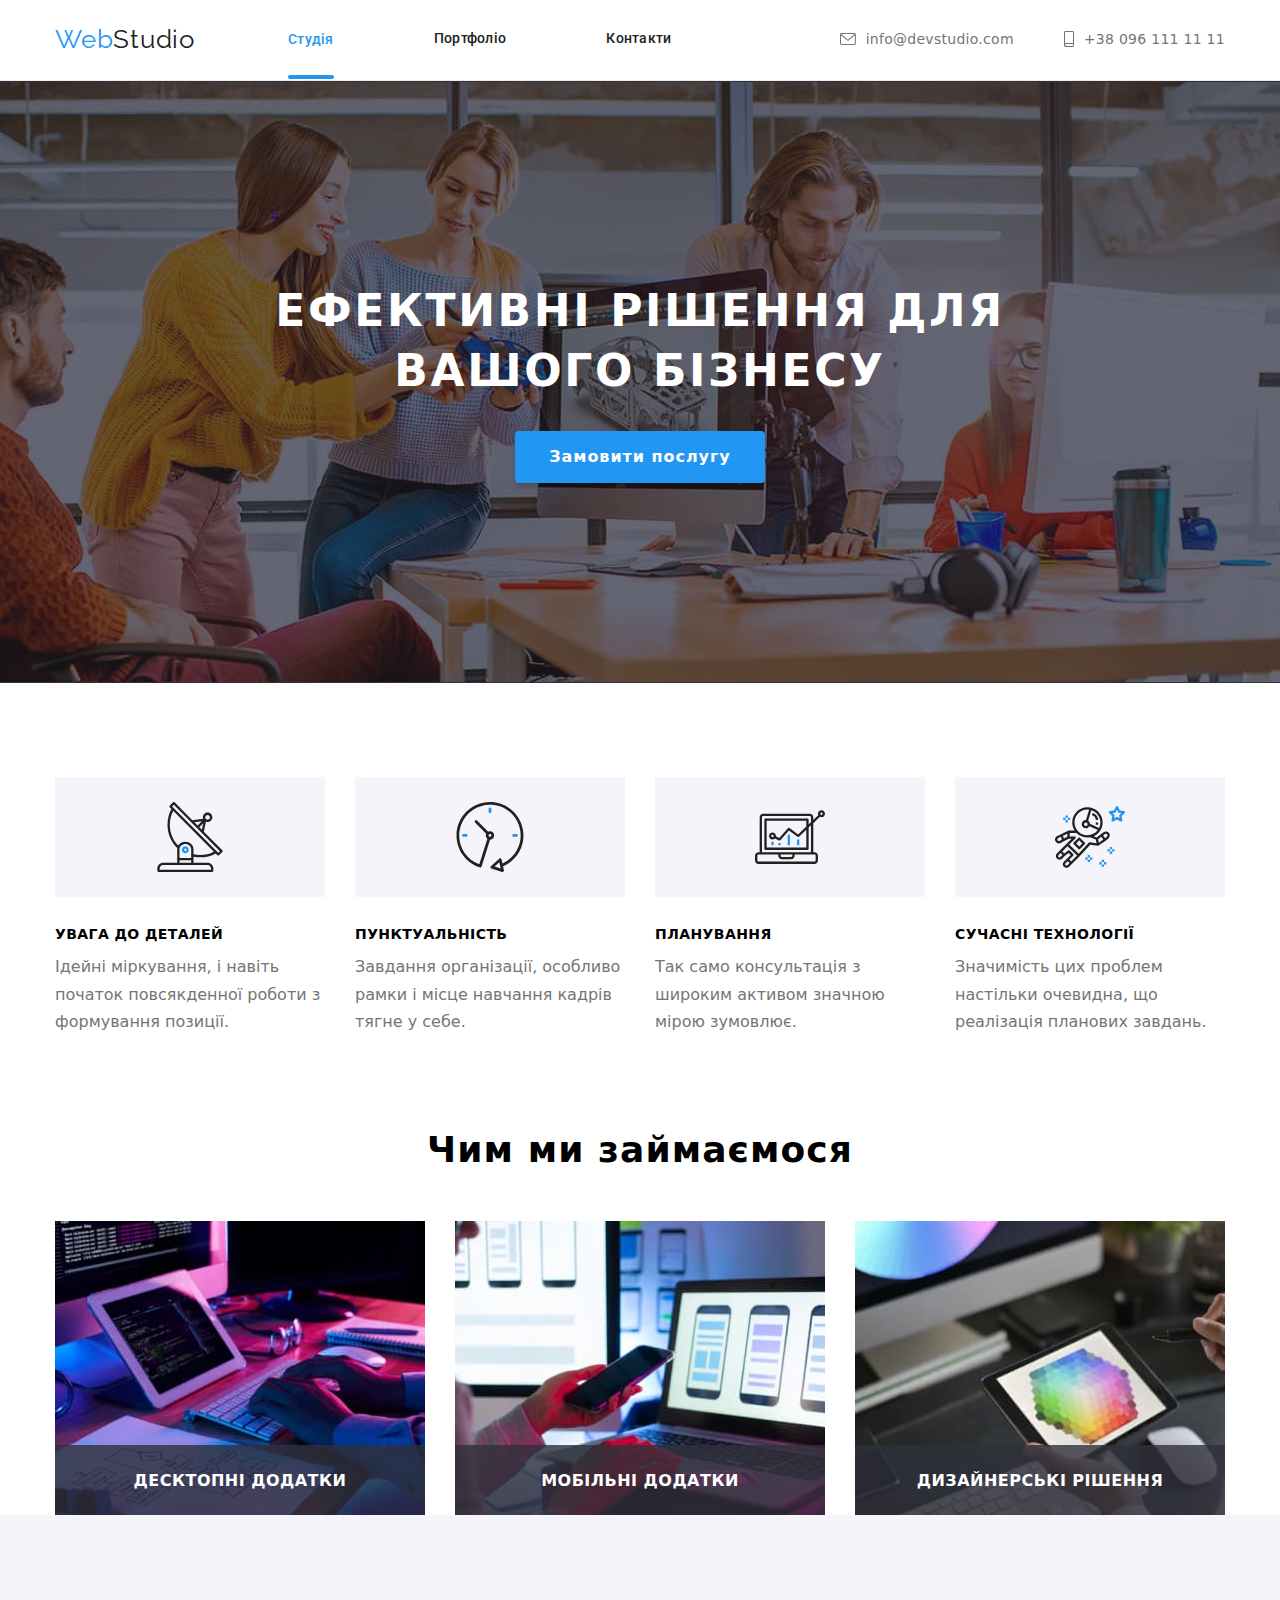
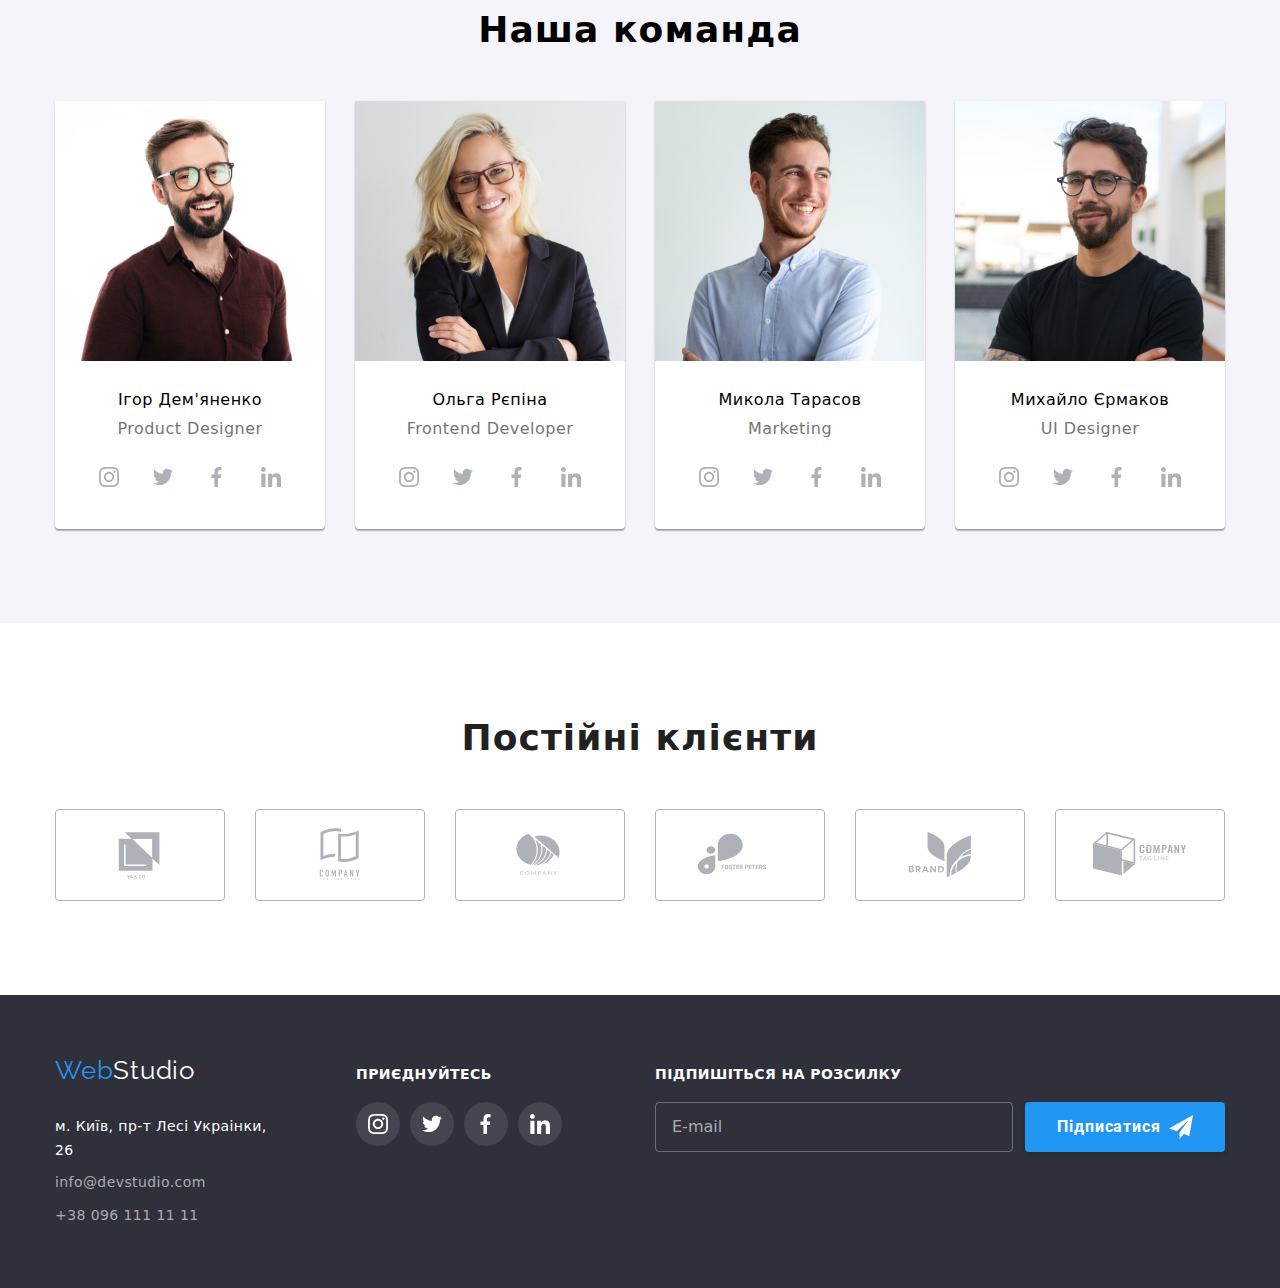
<file: index.html>
<!DOCTYPE html>
<html lang="uk">

<head>
  <meta charset="UTF-8">
  <meta http-equiv="X-UA-Compatible" content="IE=edge">
  <meta name="viewport" content="width=device-width, initial-scale=1.0">
  <title>WebStudio</title>
  <link rel="preconnect" href="https://fonts.googleapis.com">
  <link rel="preconnect" href="https://fonts.gstatic.com" crossorigin>
  <link href="https://fonts.googleapis.com/css2?family=Raleway:wght@700&family=Roboto:wght@400;500;700;900&display=swap"
    rel="stylesheet">
  <link rel="stylesheet" href="https://cdnjs.cloudflare.com/ajax/libs/modern-normalize/1.1.0/modern-normalize.min.css">
  <link rel="stylesheet" href="./css/main.min.css">
</head>

<body>
  <header class="header">
    <div class="container flex">
      <nav class="flex">
        <a class="header__logo" href="./index.html">
          Web<span class="header__logo-dark">Studio</span>
        </a>
        <ul class="site-nav">

          <li class="site-nav__item">
            <a class="current is-active" href="./index.html">Студія</a>
          </li>
          <li class="site-nav__item">
            <a class="site-nav__link" href="./portfolio.html">Портфоліо</a>
          </li>
          <li class="site-nav__item">
            <a class="site-nav__link" href="#">Контакти</a>

          </li>
        </ul>
      </nav>
      <ul class="auth-nav flex-container">
        <li class="auth-nav__item">

          <a class="auth-nav__link" href="mailto:info@devstudio.com" lang="en">
            <svg class="auth-nav__icon" width="16px" height="12px">
              <use href="./images/icons.svg#icon-envelope"></use>
            </svg>
            info@devstudio.com</a>

        </li>
        <li class="auth-nav__item">
          <a class="auth-nav__link" href="tel:+380961111111">
            <svg class="auth-nav__icon" width="10px" height="16px">
              <use href="./images/icons.svg#icon-smartphone"></use>
            </svg>
            +38 096 111 11 11</a>
        </li>
      </ul>
    </div>
  </header>
  <main>
    <section class="hero">
      <div class="container">
        <h1 class="main-title">Ефективні рішення для <br>вашого бізнесу</h1>
        <button class="nav-button" type="button" data-modal-open>Замовити послугу</button>
      </div>
    </section>
    <section class="section">
      <div class="container">
        <h2 class="visually-hidden">Переваги студії</h2>
        <ul class="list features">
          <li class="features-item">
            <div class="features-item-svg-container">
              <svg class="features-item-svg" width="70px" height="70px">
                <use href="./images/icons.svg#icon-antenna"></use>
              </svg>
            </div>
            <h3 class="features-title">Увага до деталей</h3>
            <p class="features-text">Ідейні міркування, і навіть початок повсякденної роботи з формування позиції.</p>
          </li>
          <li class="features-item">
            <div class="features-item-svg-container">
              <svg class="features-item-svg" width="70px" height="70px">
                <use href="./images/icons.svg#icon-clock"></use>
              </svg>
            </div>
            <h3 class="features-title">Пунктуальність</h3>
            <p class="features-text">Завдання організації, особливо рамки і місце навчання кадрів тягне у себе.</p>
          </li>
          <li class="features-item">
            <div class="features-item-svg-container">
              <svg class="features-item-svg" width="70px" height="70px">
                <use href="./images/icons.svg#icon-diagram"></use>
              </svg>
            </div>
            <h3 class="features-title">Планування</h3>
            <p class="features-text">Так само консультація з широким активом значною мірою зумовлює.</p>
          </li>
          <li class="features-item">
            <div class="features-item-svg-container">
              <svg class="features-item-svg" width="70px" height="70px">
                <use href="./images/icons.svg#icon-astronaut"></use>
              </svg>
            </div>
            <h3 class="features-title">Сучасні технології</h3>
            <p class="features-text">Значимість цих проблем настільки очевидна, що реалізація планових завдань.</p>
          </li>
        </ul>
      </div>
    </section>
    <section class="section-works">
      <div class="container">
        <h2 class="section-title">Чим ми займаємося</h2>
        <ul class="list works-items">
          <li class="works-container">
            <div class="">
              <img src="./images/What_we_do_1.jpg" width="370" height="294" alt="руки набирають текст на клівіатурі">
              <div class="work-position-box">
                <p class="works-headings">Десктопні додатки</p>
              </div>
            </div>

          </li>
          <li class="works-container">
            <div class="">
              <img src="./images/What_we_do_2.jpg" width="370" height="294"
                alt="телефон у руці, на екрані прототип телефону">
              <p class="works-headings">Мобільні додатки</p>
            </div>
          </li>
          <li class="works-container">
            <div class="">
              <img src="./images/What_we_do_3.jpg" width="370" height="294" alt="малюнок кольорів на планшеті">
              <p class="works-headings">Дизайнерські рішення</p>
            </div>
          </li>
        </ul>
      </div>
    </section>
    <section class="team section">
      <div class="container">
        <h2 class="section-title">Наша команда</h2>
        <ul class="list team-items">
          <li class="team-item">
            <img src="./images/Product_Designer.jpg" width="270" height="260" alt="Чоловік в окулярах">
            <div class="team-wrapper">
              <h3 class="team-player-name">Ігор Дем'яненко</h3>
              <p class="job-title">Product Designer</p>
              <ul class="team-section-svg-container">
                <li>
                  <a class="team-section-icon-wrapper" href="#">
                    <div class="team-section-icon-wrapper">
                      <svg class="team-section-svg" width="20px" height="20px">
                        <use href="./images/icons.svg#icon-instagram"></use>
                      </svg>
                    </div>
                  </a>
                </li>
                <li>
                  <a class="team-section-icon-wrapper" href="#">
                    <div class="team-section-icon-wrapper">
                      <svg class="team-section-svg" width="20px" height="20px">
                        <use href="./images/icons.svg#icon-twitter"></use>
                      </svg>
                    </div>
                  </a>
                </li>
                <li>
                  <a class="team-section-icon-wrapper" href="#">
                    <div class="team-section-icon-wrapper">
                      <svg class="team-section-svg" width="20px" height="20px">
                        <use href="./images/icons.svg#icon-fb"></use>
                      </svg>
                    </div>
                  </a>
                </li>
                <li>
                  <a class="team-section-icon-wrapper" href="#">
                    <div class="team-section-icon-wrapper">
                      <svg class="team-section-svg" width="20px" height="20px">
                        <use href="./images/icons.svg#icon-linkedin"></use>
                      </svg>
                    </div>
                  </a>
                </li>
              </ul>
            </div>
          </li>

          <li class="team-item">
            <img src="./images/Fronted_Developer.jpg" width="270" height="260" alt="Блондинка в окулярах посміхається">
            <div class="team-wrapper">
              <h3 class="team-player-name">Ольга Рєпіна</h3>
              <p class="job-title">Frontend Developer</p>
              <ul class="team-section-svg-container">
                <li>
                  <a class="team-section-icon-wrapper" href="#">
                    <div class="team-section-icon-wrapper">
                      <svg class="team-section-svg" width="20px" height="20px">
                        <use href="./images/icons.svg#icon-instagram"></use>
                      </svg>
                    </div>
                  </a>
                </li>
                <li>
                  <a class="team-section-icon-wrapper" href="#">
                    <div class="team-section-icon-wrapper">
                      <svg class="team-section-svg" width="20px" height="20px">
                        <use href="./images/icons.svg#icon-twitter"></use>
                      </svg>
                    </div>
                  </a>
                </li>
                <li>
                  <a class="team-section-icon-wrapper" href="#">
                    <div class="team-section-icon-wrapper">
                      <svg class="team-section-svg" width="20px" height="20px">
                        <use href="./images/icons.svg#icon-fb"></use>
                      </svg>
                    </div>
                  </a>
                </li>
                <li>
                  <a class="team-section-icon-wrapper" href="#">
                    <div class="team-section-icon-wrapper">
                      <svg class="team-section-svg" width="20px" height="20px">
                        <use href="./images/icons.svg#icon-linkedin"></use>
                      </svg>
                    </div>
                  </a>
                </li>
              </ul>
            </div>
          </li>
          <li class="team-item">
            <img src="./images/Marketing.jpg" width="270" height="260" alt="Чоловік у сорочці посміхається">
            <div class="team-wrapper">
              <h3 class="team-player-name">Микола Тарасов</h3>
              <p class="job-title">Marketing</p>
              <ul class="team-section-svg-container">
                <li>
                  <a class="team-section-icon-wrapper" href="#">
                    <div class="team-section-icon-wrapper">
                      <svg class="team-section-svg" width="20px" height="20px">
                        <use href="./images/icons.svg#icon-instagram"></use>
                      </svg>
                    </div>
                  </a>
                </li>
                <li>
                  <a class="team-section-icon-wrapper" href="#">
                    <div class="team-section-icon-wrapper">
                      <svg class="team-section-svg" width="20px" height="20px">
                        <use href="./images/icons.svg#icon-twitter"></use>
                      </svg>
                    </div>
                  </a>
                </li>
                <li>
                  <a class="team-section-icon-wrapper" href="#">
                    <div class="team-section-icon-wrapper">
                      <svg class="team-section-svg" width="20px" height="20px">
                        <use href="./images/icons.svg#icon-fb"></use>
                      </svg>
                    </div>
                  </a>
                </li>
                <li>
                  <a class="team-section-icon-wrapper" href="#">
                    <div class="team-section-icon-wrapper">
                      <svg class="team-section-svg" width="20px" height="20px">
                        <use href="./images/icons.svg#icon-linkedin"></use>
                      </svg>
                    </div>
                  </a>
                </li>
              </ul>
            </div>
          </li>
          <li class="team-item">
            <img src="./images/UA_Designer.jpg" width="270" height="260" alt="Чоловік з бакенбардами">
            <div class="team-wrapper">
              <h3 class="team-player-name">Михайло Єрмаков</h3>
              <p class="job-title">UI Designer</p>
              <ul class="team-section-svg-container">
                <li>
                  <a class="team-section-icon-wrapper" href="#">
                    <div class="team-section-icon-wrapper">
                      <svg class="team-section-svg" width="20px" height="20px">
                        <use href="./images/icons.svg#icon-instagram"></use>
                      </svg>
                    </div>
                  </a>
                </li>
                <li>
                  <a class="team-section-icon-wrapper" href="#">
                    <div class="team-section-icon-wrapper">
                      <svg class="team-section-svg" width="20px" height="20px">
                        <use href="./images/icons.svg#icon-twitter"></use>
                      </svg>
                    </div>
                  </a>
                </li>
                <li>
                  <a class="team-section-icon-wrapper" href="#">
                    <div class="team-section-icon-wrapper">
                      <svg class="team-section-svg" width="20px" height="20px">
                        <use href="./images/icons.svg#icon-fb"></use>
                      </svg>
                    </div>
                  </a>
                </li>
                <li>
                  <a class="team-section-icon-wrapper" href="#">
                    <div class="team-section-icon-wrapper">
                      <svg class="team-section-svg" width="20px" height="20px">
                        <use href="./images/icons.svg#icon-linkedin"></use>
                      </svg>
                    </div>
                  </a>
                </li>
              </ul>
            </div>
          </li>
        </ul>
      </div>
    </section>
    <section class="section">
      <div class="container">
        <h2 class="our-clients-title">Постійні клієнти</h2>
        <ul class="our-clients-svg-wrapper">
          <li>
            <a class="our-clients-link" href="#"><svg class="our-clients-svg" width="106px" height="60px">
                <use href="./images/icons.svg#icon-Logo"></use>
              </svg>
            </a>
          </li>
          <li>
            <a class="our-clients-link" href="#"><svg class="our-clients-svg" width="106px" height="60px">
                <use href="./images/icons.svg#icon-Logo1"></use>
              </svg>
            </a>
          </li>
          <li>
            <a class="our-clients-link" href="#"><svg class="our-clients-svg" width="106px" height="60px">
                <use href="./images/icons.svg#icon-Logo2"></use>
              </svg>
            </a>
          </li>
          <li>
            <a class="our-clients-link" href="#"><svg class="our-clients-svg" width="106px" height="60px">
                <use href="./images/icons.svg#icon-Logo3"></use>
              </svg>
            </a>
          </li>
          <li>
            <a class="our-clients-link" href="#"><svg class="our-clients-svg" width="106px" height="60px">
                <use href="./images/icons.svg#icon-Logo4"></use>
              </svg>
            </a>
          </li>
          <li>
            <a class="our-clients-link" href="#"><svg class="our-clients-svg" width="106px" height="60px">
                <use href="./images/icons.svg#icon-Logo5"></use>
              </svg>
            </a>
          </li>
        </ul>
      </div>
    </section>
  </main>
  <footer class="main-footer">
    <div class="main-footer__wrapper container flex">
      <div class="div-logo">
        <a class="footer-logo" href="./index.html">
          <p><span class="footer-logo">Web</span><span class="footer-logo__white">Studio</span></p>
        </a>
        <address class="main-footer__address">
          <ul class="list">
            <li class="main-footer__link">
              <a class="contacts" href="https://goo.gl/maps/CPtrU1FHBa2aNyZL9" target="_blank"
                rel="noopener noreferrer nofollow">м. Київ, пр-т Лесі Украінки, 26</a>
            </li>
            <li class="main-footer__link">
              <a class="color contacts" href="mailto:info@devstudio.com" lang="en">info@devstudio.com</a>
            </li>
            <li class="main-footer__link">
              <a class="color contacts" href="tel:+380961111111">+38 096 111 11 11</a>
            </li>
          </ul>
        </address>
      </div>
      <div class="main-footer__join-us">
        <p class="main-footer__join-us__txt">Приєднуйтесь</p>
        <ul class="main-footer__svg-container">
          <li>
            <a class="main-footer__icon-wrapper" href="#">
              <svg class="main-footer__svg" width="20px" height="20px">
                <use href="./images/icons.svg#icon-instagram"></use>
              </svg>
            </a>
          </li>
          <li>
            <a class="main-footer__icon-wrapper" href="#">
              <svg class="main-footer__svg" width="20px" height="20px">
                <use href="./images/icons.svg#icon-twitter"></use>
              </svg>
            </a>
          </li>
          <li>
            <a class="main-footer__icon-wrapper" href="#">
              <svg class="main-footer__svg" width="20px" height="20px">
                <use href="./images/icons.svg#icon-fb"></use>
              </svg>
            </a>
          </li>
          <li>
            <a class="main-footer__icon-wrapper" href="#">
              <svg class="main-footer__svg" width="20px" height="20px">
                <use href="./images/icons.svg#icon-linkedin"></use>
              </svg>
            </a>
          </li>
        </ul>
      </div>
      <form class="newsletter">
        <span>Підпишіться на розсилку</span>
        <span class="flex-container_footer">
          <label>
            <input class="newsletter_text-field" type="text" name="newsletter_sub" placeholder="E-mail" />
          </label>
          <button class="newsletter_btn-suscribe">Підписатися</button>
        </span>
      </form>
    </div>

  </footer>

  <!--BACKDROP-->
  <div class="backdrop is-hidden" data-modal>

    <div class="modal">

      <button type=button class="modal-close-btn" data-modal-close>
        <svg class="modal-close-icon" width="18" height="18">
          <use href="./images/icons.svg#icon-close">
          </use>

        </svg>
      </button>
      <form class="modal-form">
        <b class="modal-form-capture">Залиште свої дані, ми вам передзвонимо</b>

        <label class="modal-form-field">
          <span class="module-form-input-desk">Ім'я*</span>
          <span class="modal-form-input-wrapper">
            <input type="text" class="modal-form-input" placeholder="Oleksii" required
              pattern="[a-zA-Zа-яА-яIiЇї'ГгЄє]+" name="user_name">
            <svg class="modal-form-icon" width="18px" height="18px">
              <use href="./images/icons.svg#icon-person-black"></use>
            </svg>
          </span>
        </label>
        <label class="modal-form-field">
          <span class="module-form-input-desk">Телефон*</span>
          <span class="modal-form-input-wrapper">
            <input type="tel" class="modal-form-input" placeholder="066-194-62-72"
              pattern="[0-9]{3}-[0-9]{3}-[0-9]{2}-[0-9]{2}" required name="user_phone">
            <svg class="modal-form-icon" width="18px" height="18px">
              <use href="./images/icons.svg#icon-phone-black"></use>
            </svg>
          </span>
        </label>
        <label class="modal-form-field">
          <span class="module-form-input-desk">Пошта*</span>
          <span class="modal-form-input-wrapper">
            <input type="text" class="modal-form-input" placeholder="user@gmail.com" pattern="[a-zA-Z0-9-_@." required
              name="user_email">
            <svg class="modal-form-icon" width="18px" height="18px">
              <use href="./images/icons.svg#icon-email-black"></use>
            </svg>
          </span>
        </label>
        <label class="modal-form-field-textaria">
          <span class="module-form-input-desk">Коментар</span>
          <textarea name="user_message" class="modal-form-message" placeholder="Введіть текст"></textarea>
        </label>
        <label class="modal-form-checkbox-wrapper">
          <input class="modal-form-checkbox" type="checkbox" name="user_policy">
          <svg class="modal-form-own-checkbox" width="16px" height="16px">
            <use class="modal-form-own-checkbox-icon" href="./images/icons.svg#icon-check"></use>
          </svg>
          <span class="checkbox-text">Погоджуюся з розсилкою та приймаю&nbsp;</span><a class="checkbox-link"
            href="">Умови договору</a>
        </label>
        <button class="modal-form-submit" type="submit">Відправити</button>
      </form>
    </div>
  </div>
  <script src="./js/modal.js"></script>
</body>

</html>
</file>
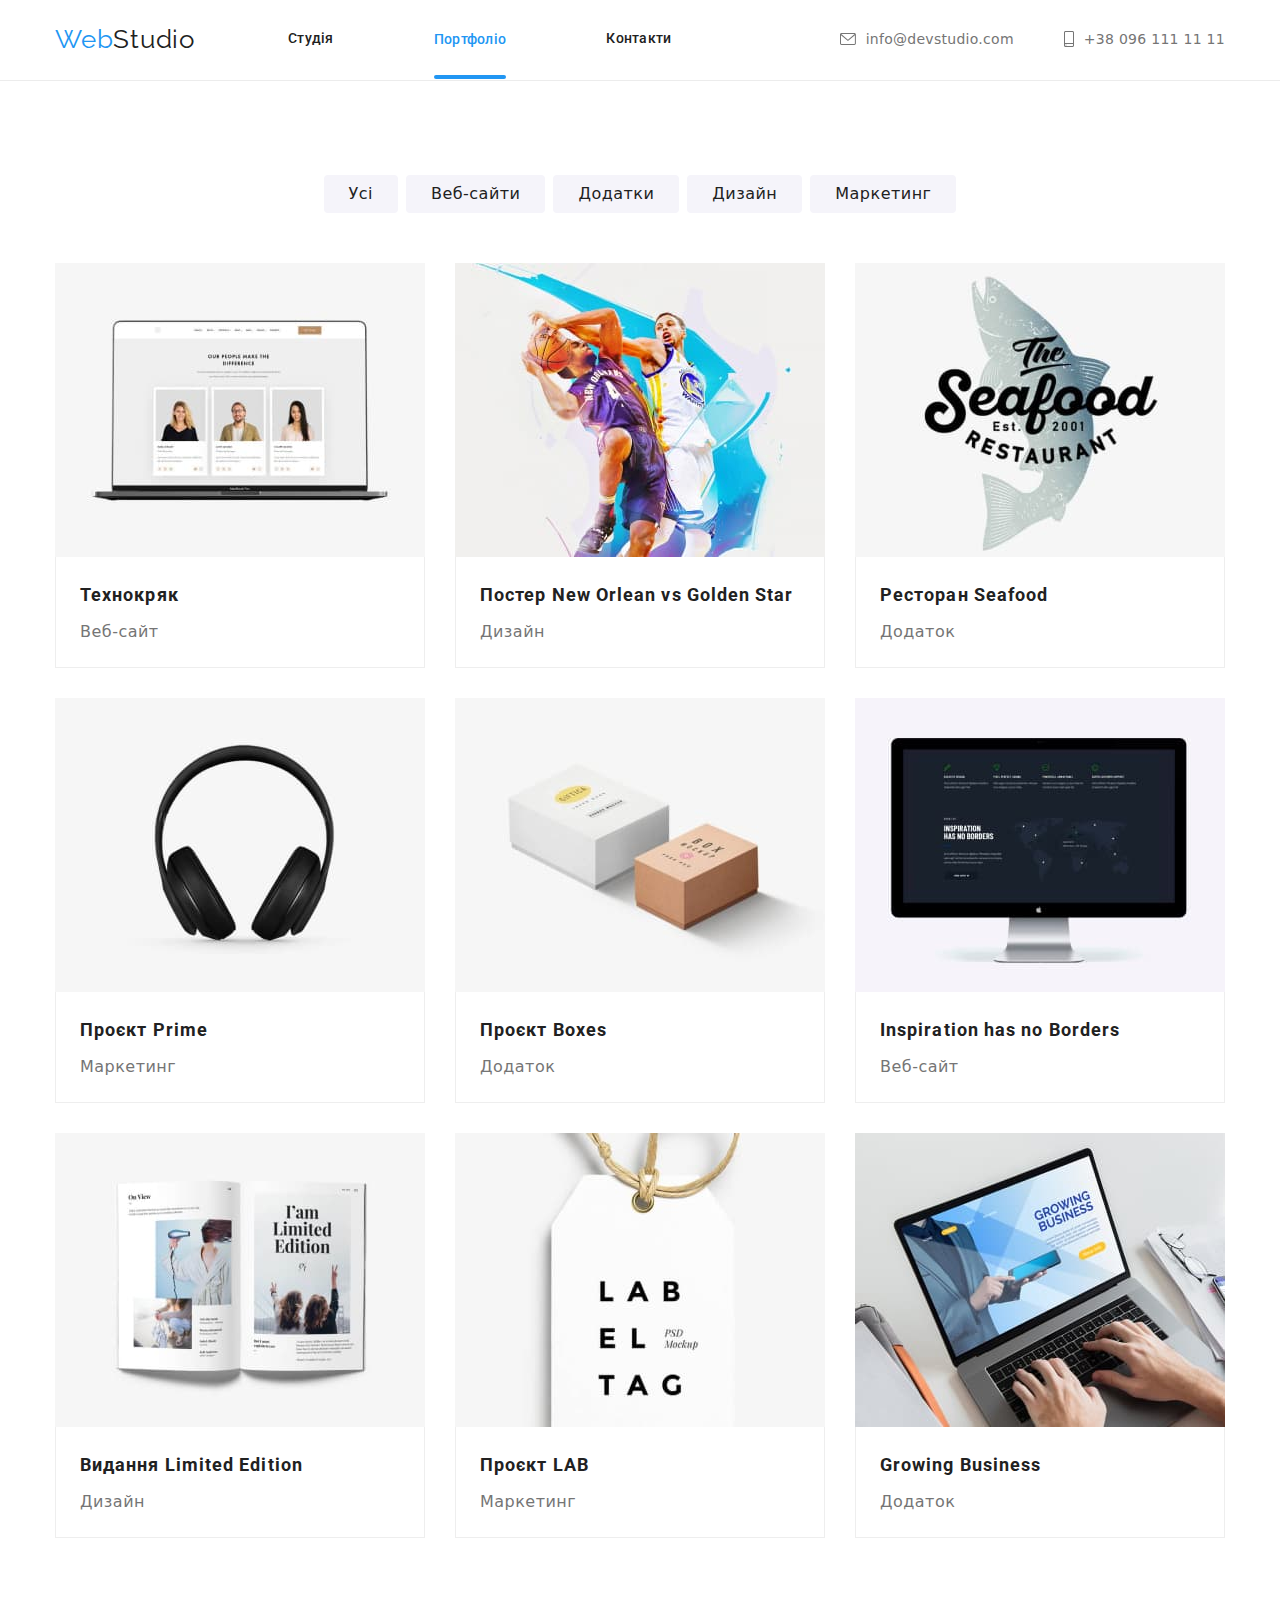
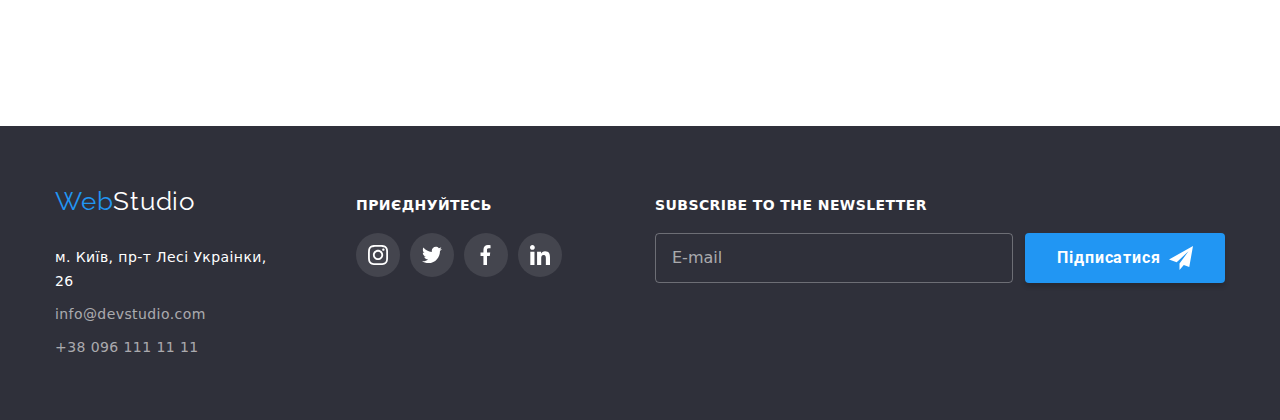
<file: portfolio.html>
<!DOCTYPE html>
<html lang="uk">

<head>
    <meta charset="UTF-8">
    <meta http-equiv="X-UA-Compatible" content="IE=edge">
    <meta name="viewport" content="width=device-width, initial-scale=1.0">
    <title>Portfolio</title>
    <link rel="preconnect" href="https://fonts.googleapis.com">
    <link rel="preconnect" href="https://fonts.gstatic.com" crossorigin>
    <link
        href="https://fonts.googleapis.com/css2?family=Raleway:wght@700&family=Roboto:wght@400;500;700;900&display=swap"
        rel="stylesheet">
    <link rel="stylesheet"
        href="https://cdnjs.cloudflare.com/ajax/libs/modern-normalize/1.1.0/modern-normalize.min.css">
    <link rel="stylesheet" href="./css/main.min.css">
</head>

<body>
    <header class="header">
        <div class="container flex">
            <nav class="flex">
                <a class="header__logo" href="./index.html">
                    Web<span class="header__logo-dark">Studio</span>
                </a>
                <ul class="site-nav">

                    <li class="site-nav__item">
                        <a class="site-nav__link" href="./index.html">Студія</a>
                    </li>
                    <li class="site-nav__item ">
                        <a class="current is-active"
                            href="./portfolio.html">Портфоліо</a>
                    </li>
                    <li class="site-nav__item">
                        <a class="site-nav__link" href="#">Контакти</a>

                    </li>
                </ul>
            </nav>
            <ul class="auth-nav flex">
                <li class="auth-nav__item">

                    <a class="auth-nav__link" href="mailto:info@devstudio.com" lang="en">
                        <svg class="auth-nav__icon" width="16px" height="12px">
                            <use href="./images/icons.svg#icon-envelope"></use>
                        </svg>
                        info@devstudio.com</a>

                </li>
                <li class="auth-nav__item">
                    <a class="auth-nav__link" href="tel:+380961111111">
                        <svg class="auth-nav__icon" width="10px" height="16px">
                            <use href="./images/icons.svg#icon-smartphone"></use>
                        </svg>
                        +38 096 111 11 11</a>
                </li>
            </ul>
        </div>
    </header>
    <main>
        <section class="section">
            <div class="container">
                <h1 class="visually-hidden">Усі наші роботи</h1>
                <ul class="list filter">
                    <li>
                        <button class="filter__button" type="button">Усі</button>
                    </li>
                    <li>
                        <button class="filter__button" type="button">Веб-сайти</button>
                    </li>
                    <li>
                        <button class="filter__button" type="button">Додатки</button>
                    </li>
                    <li>
                        <button class="filter__button" type="button">Дизайн</button>
                    </li>
                    <li>
                        <button class="filter__button" type="button">Маркетинг</button>
                    </li>
                </ul>

                <ul class="projects">

                    <li class="project__item">
                        <a class="project__link" href="">
                            <div class="project__img-wrapper">
                                <img src="./images/techno.jpg" width="370" alt="Три фото різних людей">
                                <p class="project__overlay">
                                    Ресурс пропонує комплексні пропозиції з різним рівнем функціоналу та сервісів. Все
                                    це дозволить відвідувачу отримати вичерпні відомості про компанію чи приватну особу.
                                </p>
                            </div>
                            <div class="project__li-wrapper">

                                <h2 class="project__title link">Технокряк</h2>
                                <p class="project__text-description">Веб-сайт</p>
                            </div>
                        </a>
                    </li>

                    <li class="project__item">
                        <a class="project__link" href="">
                            <div class="project__img-wrapper">
                                <img src="./images/poster.jpg" width="370" alt="Двоє баскетболістів">
                                <p class="project__overlay">
                                    Ресурс пропонує комплексні пропозиції з різним рівнем функціоналу та сервісів. Все
                                    це дозволить відвідувачу отримати вичерпні відомості про компанію чи приватну особу.
                                </p>
                            </div>
                            <div class="project__li-wrapper">

                                <h2 class="project__title link">Постер New Orlean vs Golden Star</h2>
                                <p class="project__text-description">Дизайн</p>
                            </div>
                        </a>
                    </li>
                    <li class="project__item">
                        <a class="project__link" href="">
                            <div class="project__img-wrapper">
                                <img src="./images/restaurant_seafood.jpg" width="370" alt="Логотип ресторану">
                                <p class="project__overlay">
                                    Ресурс пропонує комплексні пропозиції з різним рівнем функціоналу та сервісів. Все
                                    це дозволить відвідувачу отримати вичерпні відомості про компанію чи приватну особу.
                                </p>
                            </div>
                            <div class="project__li-wrapper">

                                <h2 class="project__title link">Ресторан Seafood</h2>
                                <p class="project__text-description">Додаток</p>
                            </div>
                        </a>
                    </li>
                    <li class="project__item">
                        <a class="project__link" href="">
                            <div class="project__img-wrapper">
                                <img src="./images/project.jpg" width="370" alt="Великі навушники">
                                <p class="project__overlay">
                                    Ресурс пропонує комплексні пропозиції з різним рівнем функціоналу та сервісів. Все
                                    це дозволить відвідувачу отримати вичерпні відомості про компанію чи приватну особу.
                                </p>
                            </div>
                            <div class="project__li-wrapper">

                                <h2 class="project__title link">Проєкт Prime</h2>
                                <p class="project__text-description">Маркетинг</p>
                            </div>
                        </a>
                    </li>
                    <li class="project__item">
                        <a class="project__link" href="">
                            <div class="project__img-wrapper">
                                <img src="./images/boxes.jpg" width="370" alt="Дві коробки">
                                <p class="project__overlay">
                                    Ресурс пропонує комплексні пропозиції з різним рівнем функціоналу та сервісів. Все
                                    це дозволить відвідувачу отримати вичерпні відомості про компанію чи приватну особу.
                                </p>
                            </div>
                            <div class="project__li-wrapper">

                                <h2 class="project__title link">Проєкт Boxes</h2>
                                <p class="project__text-description">Додаток</p>
                            </div>
                        </a>
                    </li>
                    <li class="project__item">
                        <a class="project__link" href="">
                            <div class="project__img-wrapper">
                                <img src="./images/inspiration.jpg" width="370" alt="Монітор з веб-сайтом">
                                <p class="project__overlay">
                                    Ресурс пропонує комплексні пропозиції з різним рівнем функціоналу та сервісів. Все
                                    це дозволить відвідувачу отримати вичерпні відомості про компанію чи приватну особу.
                                </p>
                            </div>
                            <div class="project__li-wrapper">

                                <h2 class="project__title link">Inspiration has no Borders</h2>
                                <p class="project__text-description">Веб-сайт</p>
                            </div>
                        </a>
                    </li>
                    <li class="project__item">
                        <a class="project__link" href="">
                            <div class="project__img-wrapper">
                                <img src="./images/limited_edition.jpg" width="370" alt="Розгорнута книга">
                                <p class="project__overlay">
                                    Ресурс пропонує комплексні пропозиції з різним рівнем функціоналу та сервісів. Все
                                    це дозволить відвідувачу отримати вичерпні відомості про компанію чи приватну особу.
                                </p>
                            </div>
                            <div class="project__li-wrapper">

                                <h2 class="project__title link">Видання Limited Edition</h2>
                                <p class="project__text-description">Дизайн</p>
                            </div>
                        </a>
                    </li>
                    <li class="project__item">
                        <a class="project__link" href="">
                            <div class="project__img-wrapper">
                                <img src="./images/lab.jpg" width="370" alt="Ярлик">
                                <p class="project__overlay">
                                    Ресурс пропонує комплексні пропозиції з різним рівнем функціоналу та сервісів. Все
                                    це дозволить відвідувачу отримати вичерпні відомості про компанію чи приватну особу.
                                </p>
                            </div>
                            <div class="project__li-wrapper">

                                <h2 class="project__title link">Проєкт LAB</h2>
                                <p class="project__text-description">Маркетинг</p>
                            </div>
                        </a>
                    </li>
                    <li class="project__item">
                        <a class="project__link" href="">
                            <div class="project__img-wrapper">
                                <img src="./images/growing_business.jpg" width="370"
                                    alt="Руки щось друкують на ноутбуці">
                                <p class="project__overlay">
                                    Ресурс пропонує комплексні пропозиції з різним рівнем функціоналу та сервісів. Все
                                    це дозволить відвідувачу отримати вичерпні відомості про компанію чи приватну особу.
                                </p>
                            </div>
                            <div class="project__li-wrapper">

                                <h2 class="project__title link">Growing Business</h2>
                                <p class="project__text-description">Додаток</p>
                            </div>
                        </a>
                    </li>
                </ul>
            </div>
        </section>
    </main>

    <footer class="main-footer">
        <div class="main-footer__wrapper container flex">
            <div class="div-logo">
                <a class="footer-logo" href="./index.html">
                    <p><span class="footer-logo">Web</span><span class="footer-logo__white">Studio</span></p>
                </a>
                <address class="main-footer__address">
                    <ul class="list">
                        <li class="main-footer__link">
                            <a class="contacts" href="https://goo.gl/maps/CPtrU1FHBa2aNyZL9" target="_blank"
                                rel="noopener noreferrer nofollow">м. Київ, пр-т Лесі Украінки, 26</a>
                        </li>
                        <li class="main-footer__link">
                            <a class="color contacts" href="mailto:info@devstudio.com" lang="en">info@devstudio.com</a>
                        </li>
                        <li class="main-footer__link">
                            <a class="color contacts" href="tel:+380961111111">+38 096 111 11 11</a>
                        </li>
                    </ul>
                </address>
            </div>
            <div class="main-footer__join-us">
                <p class="main-footer__join-us__txt">Приєднуйтесь</p>
                <ul class="main-footer__svg-container">
                    <li>
                        <a class="main-footer__icon-wrapper" href="#">
                            <svg class="main-footer__svg" width="20px" height="20px">
                                <use href="./images/icons.svg#icon-instagram"></use>
                            </svg>
                        </a>
                    </li>
                    <li>
                        <a class="main-footer__icon-wrapper" href="#">
                            <svg class="main-footer__svg" width="20px" height="20px">
                                <use href="./images/icons.svg#icon-twitter"></use>
                            </svg>
                        </a>
                    </li>
                    <li>
                        <a class="main-footer__icon-wrapper" href="#">
                            <svg class="main-footer__svg" width="20px" height="20px">
                                <use href="./images/icons.svg#icon-fb"></use>
                            </svg>
                        </a>
                    </li>
                    <li>
                        <a class="main-footer__icon-wrapper" href="#">
                            <svg class="main-footer__svg" width="20px" height="20px">
                                <use href="./images/icons.svg#icon-linkedin"></use>
                            </svg>
                        </a>
                    </li>
                </ul>
            </div>
            <form class="newsletter">
                <label>
                    <span>Subscribe to the newsletter</span>
                    <span class="newsletter__flex-container">
                        <input class="newsletter_text-field" type="text" name="newsletter_sub" placeholder="E-mail" />
                        <button class="newsletter_btn-suscribe">Підписатися</button>
                    </span>
                </label>

            </form>
        </div>

    </footer>
</body>

</html>
</file>
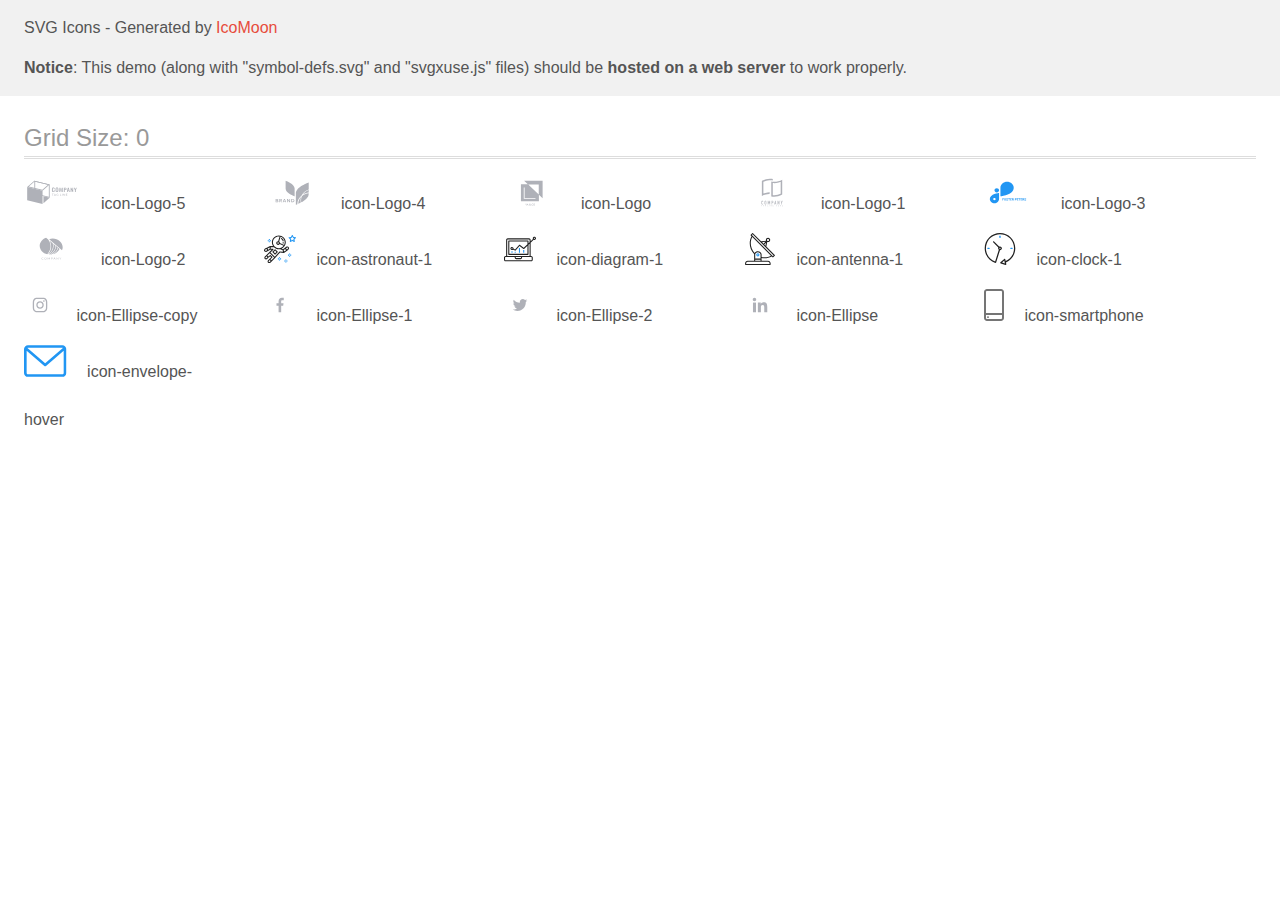
<file: images/icomoon/demo-external-svg.html>
<!doctype html>
<html>
<head>
    <title>IcoMoon - SVG Icons</title>
    <meta charset="utf-8">
    <meta name="viewport" content="width=device-width, initial-scale=1">
    <link rel="stylesheet" href="demo-files/demo.css">
    <link rel="stylesheet" href="style.css">
</head>
<body>
<header class="bgc1 clearfix">
<div class="mhl">
    <p>SVG Icons - Generated by <a href="https://icomoon.io/app">IcoMoon</a></p><p><strong>Notice</strong>: This demo (along with "symbol-defs.svg" and "svgxuse.js" files) should be <b>hosted on a web server</b> to work properly.</p>
</div>
</header>
    <div class="clearfix mhl ptl">
        <h1 class="mvm mtn fgc1">Grid Size: 0</h1>
        <div class="glyph fs1">
            <div class="clearfix pbs">
                <svg class="icon icon-Logo-5"><use xlink:href="symbol-defs.svg#icon-Logo-5"></use></svg><span class="name"> icon-Logo-5</span>
            </div>
        </div>
        <div class="glyph fs1">
            <div class="clearfix pbs">
                <svg class="icon icon-Logo-4"><use xlink:href="symbol-defs.svg#icon-Logo-4"></use></svg><span class="name"> icon-Logo-4</span>
            </div>
        </div>
        <div class="glyph fs1">
            <div class="clearfix pbs">
                <svg class="icon icon-Logo"><use xlink:href="symbol-defs.svg#icon-Logo"></use></svg><span class="name"> icon-Logo</span>
            </div>
        </div>
        <div class="glyph fs1">
            <div class="clearfix pbs">
                <svg class="icon icon-Logo-1"><use xlink:href="symbol-defs.svg#icon-Logo-1"></use></svg><span class="name"> icon-Logo-1</span>
            </div>
        </div>
        <div class="glyph fs1">
            <div class="clearfix pbs">
                <svg class="icon icon-Logo-3"><use xlink:href="symbol-defs.svg#icon-Logo-3"></use></svg><span class="name"> icon-Logo-3</span>
            </div>
        </div>
        <div class="glyph fs1">
            <div class="clearfix pbs">
                <svg class="icon icon-Logo-2"><use xlink:href="symbol-defs.svg#icon-Logo-2"></use></svg><span class="name"> icon-Logo-2</span>
            </div>
        </div>
        <div class="glyph fs1">
            <div class="clearfix pbs">
                <svg class="icon icon-astronaut-1"><use xlink:href="symbol-defs.svg#icon-astronaut-1"></use></svg><span class="name"> icon-astronaut-1</span>
            </div>
        </div>
        <div class="glyph fs1">
            <div class="clearfix pbs">
                <svg class="icon icon-diagram-1"><use xlink:href="symbol-defs.svg#icon-diagram-1"></use></svg><span class="name"> icon-diagram-1</span>
            </div>
        </div>
        <div class="glyph fs1">
            <div class="clearfix pbs">
                <svg class="icon icon-antenna-1"><use xlink:href="symbol-defs.svg#icon-antenna-1"></use></svg><span class="name"> icon-antenna-1</span>
            </div>
        </div>
        <div class="glyph fs1">
            <div class="clearfix pbs">
                <svg class="icon icon-clock-1"><use xlink:href="symbol-defs.svg#icon-clock-1"></use></svg><span class="name"> icon-clock-1</span>
            </div>
        </div>
        <div class="glyph fs1">
            <div class="clearfix pbs">
                <svg class="icon icon-Ellipse-copy"><use xlink:href="symbol-defs.svg#icon-Ellipse-copy"></use></svg><span class="name"> icon-Ellipse-copy</span>
            </div>
        </div>
        <div class="glyph fs1">
            <div class="clearfix pbs">
                <svg class="icon icon-Ellipse-1"><use xlink:href="symbol-defs.svg#icon-Ellipse-1"></use></svg><span class="name"> icon-Ellipse-1</span>
            </div>
        </div>
        <div class="glyph fs1">
            <div class="clearfix pbs">
                <svg class="icon icon-Ellipse-2"><use xlink:href="symbol-defs.svg#icon-Ellipse-2"></use></svg><span class="name"> icon-Ellipse-2</span>
            </div>
        </div>
        <div class="glyph fs1">
            <div class="clearfix pbs">
                <svg class="icon icon-Ellipse"><use xlink:href="symbol-defs.svg#icon-Ellipse"></use></svg><span class="name"> icon-Ellipse</span>
            </div>
        </div>
        <div class="glyph fs1">
            <div class="clearfix pbs">
                <svg class="icon icon-smartphone"><use xlink:href="symbol-defs.svg#icon-smartphone"></use></svg><span class="name"> icon-smartphone</span>
            </div>
        </div>
        <div class="glyph fs1">
            <div class="clearfix pbs">
                <svg class="icon icon-envelope-hover"><use xlink:href="symbol-defs.svg#icon-envelope-hover"></use></svg><span class="name"> icon-envelope-hover</span>
            </div>
        </div>
  </div>
<script defer src="svgxuse.js"></script>
</body>
</html>
</file>
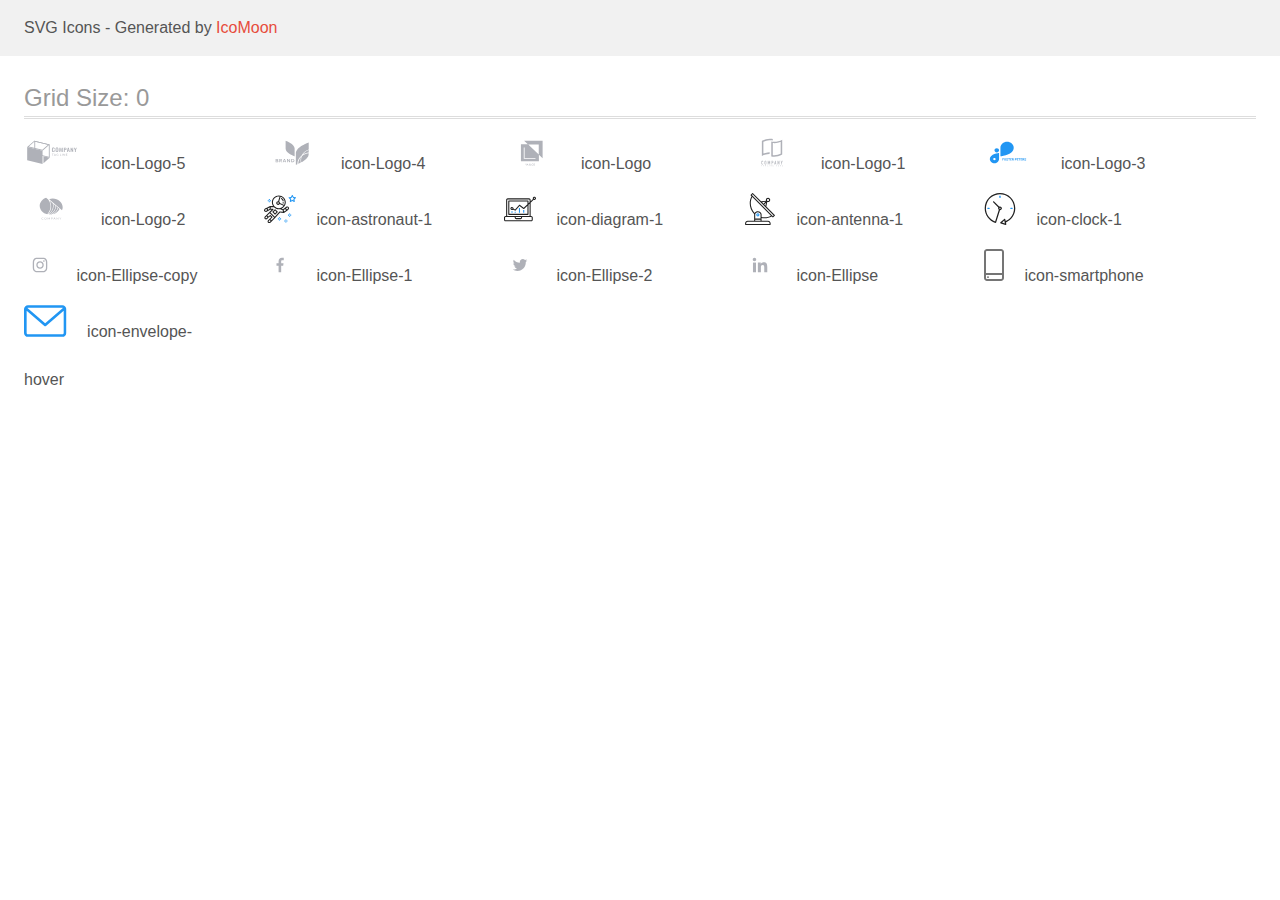
<file: images/icomoon/demo.html>
<!doctype html>
<html>
<head>
    <title>IcoMoon - SVG Icons</title>
    <meta charset="utf-8">
    <meta name="viewport" content="width=device-width, initial-scale=1">
    <link rel="stylesheet" href="demo-files/demo.css">
    <link rel="stylesheet" href="style.css">
</head>
<body>
<svg aria-hidden="true" style="position: absolute; width: 0; height: 0; overflow: hidden;" version="1.1" xmlns="http://www.w3.org/2000/svg" xmlns:xlink="http://www.w3.org/1999/xlink">
<defs>
<symbol id="icon-Logo-5" viewBox="0 0 57 32">
<path fill="#afb1b8" style="fill: var(--color1, #afb1b8)" d="M28.493 14.618c-0.236-0.315-0.349-0.686-0.323-1.061v-1.538c0-0.471 0.107-0.83 0.321-1.075s0.581-0.367 1.102-0.366c0.489 0 0.836 0.104 1.042 0.313 0.224 0.266 0.333 0.592 0.308 0.92v0.361h-0.875v-0.366c0.003-0.12-0.005-0.24-0.025-0.358-0.013-0.081-0.057-0.156-0.125-0.213-0.090-0.061-0.203-0.091-0.317-0.083-0.12-0.008-0.239 0.024-0.333 0.088-0.076 0.063-0.127 0.145-0.145 0.235-0.025 0.126-0.037 0.253-0.034 0.38v1.866c-0.014 0.18 0.025 0.36 0.112 0.524 0.044 0.055 0.104 0.099 0.175 0.127s0.149 0.038 0.226 0.029c0.112 0.008 0.223-0.022 0.31-0.084 0.071-0.061 0.117-0.141 0.13-0.227 0.020-0.124 0.030-0.249 0.027-0.374v-0.379h0.875v0.346c0.025 0.342-0.082 0.682-0.303 0.967-0.201 0.228-0.544 0.343-1.047 0.343s-0.884-0.122-1.1-0.375z"></path>
<path fill="#afb1b8" style="fill: var(--color1, #afb1b8)" d="M32.137 14.633c-0.221-0.239-0.332-0.588-0.332-1.050v-1.617c0-0.457 0.11-0.802 0.332-1.037s0.591-0.351 1.109-0.35c0.515 0 0.882 0.117 1.103 0.35 0.221 0.235 0.333 0.58 0.333 1.037v1.617c0 0.457-0.112 0.807-0.337 1.048s-0.591 0.361-1.1 0.361c-0.509 0-0.886-0.122-1.109-0.36zM33.654 14.245c0.079-0.15 0.115-0.314 0.105-0.479v-1.98c0.010-0.161-0.025-0.322-0.103-0.469-0.044-0.057-0.106-0.101-0.179-0.129s-0.152-0.037-0.231-0.027c-0.079-0.009-0.159 0-0.231 0.028s-0.135 0.072-0.18 0.129c-0.080 0.146-0.116 0.308-0.105 0.469v1.99c-0.011 0.165 0.025 0.329 0.105 0.479 0.051 0.050 0.114 0.091 0.185 0.119s0.147 0.042 0.225 0.042c0.078 0 0.154-0.014 0.225-0.042s0.134-0.068 0.185-0.119v-0.009z"></path>
<path fill="#afb1b8" style="fill: var(--color1, #afb1b8)" d="M35.735 10.626h0.942l0.708 2.984 0.725-2.984h0.917l0.092 4.308h-0.678l-0.072-2.994-0.699 2.994h-0.544l-0.725-3.005-0.067 3.005h-0.685l0.085-4.308z"></path>
<path fill="#afb1b8" style="fill: var(--color1, #afb1b8)" d="M40.176 10.626h1.468c0.846 0 1.268 0.408 1.268 1.223 0 0.781-0.445 1.171-1.335 1.17h-0.5v1.915h-0.906l0.005-4.308zM41.43 12.467c0.090 0.010 0.18 0.003 0.266-0.021s0.165-0.063 0.232-0.115c0.104-0.146 0.15-0.316 0.13-0.486 0.005-0.131-0.010-0.263-0.044-0.391-0.013-0.043-0.036-0.083-0.067-0.118s-0.070-0.065-0.114-0.087c-0.126-0.052-0.265-0.076-0.404-0.069h-0.352v1.287h0.352z"></path>
<path fill="#afb1b8" style="fill: var(--color1, #afb1b8)" d="M44.218 10.626h0.973l0.998 4.308h-0.844l-0.197-0.993h-0.868l-0.203 0.993h-0.857l0.998-4.308zM45.050 13.441l-0.339-1.808-0.339 1.808h0.678z"></path>
<path fill="#afb1b8" style="fill: var(--color1, #afb1b8)" d="M46.996 10.626h0.634l1.214 2.457v-2.457h0.752v4.308h-0.603l-1.221-2.565v2.565h-0.777l0.002-4.308z"></path>
<path fill="#afb1b8" style="fill: var(--color1, #afb1b8)" d="M51.357 13.291l-1.009-2.659h0.85l0.616 1.708 0.578-1.708h0.832l-0.997 2.659v1.642h-0.87v-1.642z"></path>
<path fill="#afb1b8" style="fill: var(--color1, #afb1b8)" d="M29.892 16.817v0.225h-0.739v1.75h-0.31v-1.75h-0.743v-0.225h1.792z"></path>
<path fill="#afb1b8" style="fill: var(--color1, #afb1b8)" d="M32.209 18.793h-0.239c-0.024 0.001-0.048-0.005-0.067-0.019-0.018-0.011-0.032-0.027-0.040-0.045l-0.214-0.469h-1.026l-0.214 0.469c-0.006 0.020-0.017 0.038-0.033 0.053-0.019 0.013-0.043 0.020-0.067 0.019h-0.239l0.906-1.976h0.315l0.917 1.968zM30.709 18.059h0.855l-0.362-0.804c-0.027-0.061-0.049-0.123-0.067-0.186-0.013 0.038-0.024 0.073-0.034 0.105l-0.033 0.083-0.359 0.802z"></path>
<path fill="#afb1b8" style="fill: var(--color1, #afb1b8)" d="M33.771 18.599c0.057 0.003 0.114 0.003 0.17 0 0.049-0.004 0.097-0.012 0.145-0.023 0.044-0.009 0.088-0.021 0.13-0.036 0.040-0.014 0.080-0.031 0.121-0.048v-0.444h-0.362c-0.009 0-0.018-0.001-0.026-0.003s-0.016-0.007-0.023-0.012c-0.006-0.004-0.011-0.010-0.014-0.016s-0.005-0.013-0.004-0.020v-0.152h0.703v0.757c-0.057 0.035-0.118 0.067-0.181 0.094-0.065 0.028-0.132 0.050-0.201 0.067-0.074 0.019-0.15 0.032-0.227 0.041-0.088 0.008-0.176 0.013-0.264 0.012-0.156 0.001-0.311-0.024-0.457-0.073-0.136-0.047-0.259-0.117-0.362-0.206-0.101-0.090-0.18-0.196-0.234-0.313-0.057-0.131-0.085-0.27-0.083-0.41-0.002-0.141 0.026-0.281 0.082-0.413 0.052-0.117 0.132-0.224 0.234-0.313 0.103-0.089 0.227-0.159 0.362-0.205 0.155-0.050 0.32-0.075 0.486-0.074 0.084-0 0.169 0.006 0.252 0.017 0.074 0.010 0.146 0.027 0.216 0.050 0.063 0.021 0.124 0.047 0.181 0.078 0.056 0.031 0.108 0.065 0.158 0.103l-0.087 0.122c-0.007 0.011-0.017 0.021-0.029 0.027s-0.027 0.010-0.041 0.010c-0.020-0.001-0.040-0.006-0.056-0.016-0.027-0.013-0.056-0.028-0.089-0.047-0.038-0.021-0.079-0.039-0.121-0.053-0.054-0.019-0.11-0.033-0.167-0.044-0.076-0.012-0.153-0.018-0.23-0.017-0.12-0.001-0.238 0.017-0.35 0.055-0.101 0.035-0.192 0.088-0.266 0.156-0.075 0.071-0.132 0.155-0.169 0.246-0.081 0.214-0.081 0.445 0 0.659 0.040 0.093 0.101 0.178 0.181 0.249 0.074 0.068 0.164 0.121 0.265 0.156 0.115 0.034 0.237 0.047 0.359 0.039z"></path>
<path fill="#afb1b8" style="fill: var(--color1, #afb1b8)" d="M36.659 18.567h0.989v0.225h-1.292v-1.976h0.31l-0.007 1.75z"></path>
<path fill="#afb1b8" style="fill: var(--color1, #afb1b8)" d="M38.678 18.792h-0.31v-1.976h0.31v1.976z"></path>
<path fill="#afb1b8" style="fill: var(--color1, #afb1b8)" d="M39.83 16.826c0.018 0.009 0.034 0.021 0.047 0.036l1.324 1.489c-0.002-0.023-0.002-0.047 0-0.070 0-0.022 0-0.044 0-0.064v-1.408h0.27v1.984h-0.156c-0.023 0.002-0.046-0.002-0.067-0.011-0.019-0.010-0.035-0.023-0.049-0.038l-1.323-1.488c0 0.023 0 0.045 0 0.067s0 0.042 0 0.061v1.408h-0.259v-1.976h0.161c0.017 0 0.035 0.003 0.051 0.009z"></path>
<path fill="#afb1b8" style="fill: var(--color1, #afb1b8)" d="M43.753 16.817v0.217h-1.098v0.652h0.89v0.21h-0.89v0.674h1.098v0.217h-1.417v-1.971h1.417z"></path>
<path fill="#afb1b8" style="fill: var(--color1, #afb1b8)" d="M11.286 4.616l13.757 3.372v11.818l-13.757-3.371v-11.819zM10.404 3.609v13.401l15.52 3.806v-13.399l-15.52-3.807z"></path>
<path fill="#afb1b8" style="fill: var(--color1, #afb1b8)" d="M18.722 27.036l-15.522-3.809v-13.399l15.522 3.807v13.401z"></path>
<path fill="#afb1b8" style="fill: var(--color1, #afb1b8)" d="M10.661 4.465l13.578 3.33-5.774 4.987-13.58-3.332 5.776-4.985zM10.404 3.609l-7.204 6.219 15.522 3.807 7.202-6.219-15.52-3.807z"></path>
<path fill="#afb1b8" style="fill: var(--color1, #afb1b8)" d="M19.595 26.282l6.329-5.465-6.329-1.553v7.018z"></path>
</symbol>
<symbol id="icon-Logo-4" viewBox="0 0 57 32">
<path fill="#afb1b8" style="fill: var(--color1, #afb1b8)" d="M14.27 23.859c0.13 0.147 0.199 0.332 0.196 0.521 0.007 0.124-0.017 0.247-0.070 0.361s-0.132 0.216-0.233 0.297c-0.252 0.175-0.565 0.26-0.881 0.24h-1.549v-3.302h1.517c0.299-0.018 0.596 0.059 0.84 0.219 0.098 0.075 0.176 0.17 0.227 0.277s0.074 0.224 0.068 0.341c0.009 0.182-0.054 0.361-0.176 0.505-0.118 0.131-0.28 0.222-0.462 0.258 0.205 0.034 0.391 0.134 0.523 0.282zM12.454 23.36h0.648c0.147 0.010 0.294-0.029 0.412-0.11 0.049-0.040 0.087-0.090 0.111-0.146s0.034-0.116 0.028-0.176c0.005-0.060-0.005-0.12-0.029-0.175s-0.061-0.106-0.108-0.147c-0.122-0.083-0.273-0.123-0.425-0.111h-0.638v0.866zM13.578 24.627c0.052-0.041 0.093-0.093 0.12-0.151s0.038-0.121 0.034-0.184c0.004-0.064-0.008-0.127-0.035-0.186s-0.069-0.111-0.121-0.153c-0.127-0.086-0.283-0.128-0.44-0.119h-0.68v0.908h0.689c0.155 0.008 0.309-0.032 0.435-0.115z"></path>
<path fill="#afb1b8" style="fill: var(--color1, #afb1b8)" d="M17.371 25.278l-0.844-1.291h-0.317v1.291h-0.726v-3.302h1.374c0.346-0.022 0.689 0.078 0.957 0.281 0.192 0.179 0.308 0.415 0.327 0.666s-0.061 0.499-0.224 0.7c-0.17 0.178-0.401 0.296-0.655 0.336l0.898 1.32h-0.789zM16.21 23.538h0.594c0.412 0 0.618-0.167 0.618-0.5 0.004-0.068-0.007-0.136-0.033-0.2s-0.066-0.122-0.118-0.171c-0.13-0.099-0.298-0.147-0.467-0.134h-0.601l0.007 1.005z"></path>
<path fill="#afb1b8" style="fill: var(--color1, #afb1b8)" d="M21.339 24.614h-1.446l-0.255 0.665h-0.761l1.328-3.265h0.823l1.323 3.265h-0.761l-0.25-0.665zM21.145 24.114l-0.529-1.394-0.529 1.394h1.057z"></path>
<path fill="#afb1b8" style="fill: var(--color1, #afb1b8)" d="M26.305 25.278h-0.721l-1.616-2.245v2.245h-0.719v-3.302h0.719l1.616 2.258v-2.258h0.721v3.302z"></path>
<path fill="#afb1b8" style="fill: var(--color1, #afb1b8)" d="M30.417 24.488c-0.149 0.249-0.376 0.452-0.652 0.582-0.314 0.145-0.662 0.217-1.013 0.208h-1.283v-3.302h1.283c0.351-0.008 0.698 0.061 1.013 0.203 0.276 0.127 0.503 0.328 0.652 0.576 0.148 0.269 0.226 0.565 0.226 0.866s-0.077 0.598-0.226 0.866zM29.593 24.409c0.206-0.219 0.319-0.499 0.319-0.788s-0.113-0.569-0.319-0.788c-0.249-0.199-0.573-0.3-0.902-0.281h-0.5v2.137h0.5c0.329 0.019 0.654-0.082 0.902-0.281z"></path>
<path fill="#afb1b8" style="fill: var(--color1, #afb1b8)" d="M21.79 3.609c0 0 9.301 3.215 9.103 7.867v7.869c0 0-9.294-3.217-9.1-7.869l-0.004-7.867z"></path>
<path fill="#afb1b8" style="fill: var(--color1, #afb1b8)" d="M39.179 17.503c1.757-1.107 3.788-1.792 5.909-1.994v-2.463c-2.444 0.862-4.517 2.426-5.909 4.457z"></path>
<path fill="#afb1b8" style="fill: var(--color1, #afb1b8)" d="M38.124 18.245c1.438-2.651 3.93-4.696 6.964-5.715v-7.098c0 0-13.245 4.58-12.965 11.205v11.203c0 0 0.59-0.205 1.519-0.589 0-0.358 0-0.719 0.042-1.082 0.274-3.076 1.871-5.926 4.44-7.924z"></path>
<path fill="#afb1b8" style="fill: var(--color1, #afb1b8)" d="M36.864 22.407c0.070-0.777 0.225-1.546 0.463-2.294-1.599 1.725-2.568 3.866-2.77 6.122-0.019 0.213-0.030 0.426-0.035 0.645 0.752-0.331 1.628-0.744 2.548-1.229-0.235-1.067-0.304-2.159-0.206-3.244z"></path>
<path fill="#afb1b8" style="fill: var(--color1, #afb1b8)" d="M37.391 22.447c-0.088 0.982-0.033 1.969 0.164 2.938 3.619-1.983 7.685-5.046 7.528-8.748v-0.323c-2.585 0.265-5.004 1.3-6.885 2.946-0.44 1.020-0.712 2.094-0.807 3.188z"></path>
</symbol>
<symbol id="icon-Logo" viewBox="0 0 57 32">
<path fill="#afb1b8" style="fill: var(--color1, #afb1b8)" d="M20.267 3.733l3.738 3.538-6.938-0.004v17.166h18.133v-6.564l3.733 3.534v-17.671h-18.667zM35.036 17.455l-10.597-10.032h10.597v10.032zM31.746 21.923h-11.81v-11.545h0.835v10.764h10.975v0.782zM22.725 26.72l-0.436 0.898-0.436-0.898h-0.366l0.637 1.198v0.698h0.331v-0.698l0.635-1.198h-0.365zM23.273 28.615l0.154-0.441h0.734l0.155 0.441h0.344l-0.717-1.896h-0.296l-0.716 1.896h0.342zM23.794 27.122l0.275 0.786h-0.549l0.275-0.786zM25.531 27.863c-0.048 0.073-0.072 0.153-0.072 0.241 0 0.16 0.056 0.29 0.168 0.389s0.263 0.148 0.451 0.148 0.349-0.051 0.484-0.152l0.107 0.126h0.367l-0.279-0.329c0.109-0.149 0.164-0.341 0.164-0.574h-0.275c0 0.128-0.026 0.243-0.079 0.348l-0.366-0.432 0.129-0.094c0.091-0.066 0.157-0.132 0.197-0.198s0.060-0.14 0.060-0.219c0-0.12-0.044-0.22-0.133-0.301s-0.201-0.122-0.339-0.122c-0.153 0-0.274 0.043-0.365 0.13s-0.135 0.203-0.135 0.352c0 0.061 0.014 0.124 0.043 0.189s0.081 0.144 0.155 0.237c-0.141 0.101-0.235 0.188-0.283 0.262zM26.386 28.282c-0.093 0.071-0.193 0.107-0.299 0.107-0.095 0-0.17-0.027-0.227-0.082s-0.085-0.126-0.085-0.214c0-0.102 0.052-0.192 0.156-0.271l0.040-0.029 0.414 0.488zM26.046 27.442c-0.089-0.11-0.134-0.202-0.134-0.275 0-0.063 0.018-0.116 0.055-0.158s0.085-0.063 0.147-0.063c0.057 0 0.105 0.018 0.142 0.053s0.056 0.077 0.056 0.126c0 0.075-0.027 0.136-0.081 0.184l-0.040 0.033-0.145 0.099zM29.132 28.472c0.13-0.114 0.205-0.272 0.224-0.474h-0.328c-0.017 0.135-0.059 0.232-0.124 0.29s-0.162 0.087-0.292 0.087c-0.142 0-0.249-0.054-0.323-0.161s-0.109-0.264-0.109-0.469v-0.168c0.002-0.202 0.041-0.355 0.117-0.46s0.188-0.158 0.331-0.158c0.123 0 0.217 0.030 0.28 0.091s0.104 0.158 0.12 0.294h0.328c-0.021-0.207-0.095-0.368-0.223-0.482s-0.296-0.171-0.505-0.171c-0.155 0-0.293 0.037-0.411 0.111s-0.209 0.179-0.272 0.315c-0.063 0.136-0.095 0.294-0.095 0.473v0.177c0.003 0.174 0.035 0.328 0.098 0.46s0.151 0.234 0.266 0.306c0.115 0.071 0.249 0.107 0.4 0.107 0.216 0 0.389-0.056 0.52-0.169zM31.068 28.206c0.064-0.141 0.096-0.304 0.096-0.49v-0.105c-0.001-0.185-0.034-0.347-0.099-0.486s-0.158-0.247-0.277-0.32c-0.119-0.075-0.256-0.112-0.41-0.112s-0.292 0.038-0.411 0.113c-0.119 0.075-0.211 0.183-0.277 0.324s-0.098 0.305-0.098 0.49v0.107c0.001 0.181 0.034 0.342 0.099 0.48s0.159 0.246 0.279 0.322c0.121 0.075 0.258 0.112 0.411 0.112 0.155 0 0.293-0.037 0.411-0.112s0.212-0.183 0.276-0.323zM30.716 27.135c0.080 0.112 0.12 0.273 0.12 0.483v0.099c0 0.214-0.040 0.376-0.119 0.487s-0.19 0.167-0.336 0.167c-0.144 0-0.257-0.057-0.339-0.171s-0.121-0.275-0.121-0.483v-0.109c0.002-0.204 0.043-0.362 0.122-0.473s0.192-0.168 0.335-0.168c0.146 0 0.258 0.056 0.337 0.168z"></path>
</symbol>
<symbol id="icon-Logo-1" viewBox="0 0 57 32">
<path fill="#afb1b8" style="fill: var(--color1, #afb1b8)" d="M26.727 3.165h-0.073c-0.112-0.007-0.224-0.010-0.336-0.012v0h-0.243c-0.212 0-0.428 0.005-0.642 0.016-0.016-0.001-0.032-0.001-0.049 0-1.944 0.11-3.848 0.596-5.609 1.431l-0.231 0.111v11.809l0.54-0.183c0.474-0.163 0.978-0.309 1.5-0.445 1.411-0.362 2.861-0.555 4.317-0.574v1.551c-0.193 0.001-0.38 0.007-0.568 0.016h-0.045c-1.121 0.061-2.233 0.232-3.322 0.51-1.378 0.345-2.708 0.863-3.957 1.542v-15.145c1.298-0.757 2.695-1.325 4.151-1.688 1.278-0.33 2.593-0.5 3.913-0.504h0.228c0.273 0.007 0.538 0.019 0.788 0.038 0.658 0.046 1.31 0.15 1.95 0.311v1.527c-0.621-0.145-1.253-0.24-1.889-0.285-0.013-0.001-0.026-0.002-0.039-0.003-0.132-0.011-0.263-0.022-0.386-0.022zM29.415 4.726c0.339 0.026 0.689 0.038 1.044 0.038 1.388-0.005 2.769-0.182 4.114-0.528 1.378-0.346 2.706-0.865 3.956-1.543v14.875c-1.298 0.756-2.696 1.325-4.153 1.688-1.279 0.329-2.593 0.498-3.913 0.503-1 0.008-1.997-0.11-2.968-0.35v-14.971c0.229 0.053 0.465 0.102 0.706 0.142 0.394 0.066 0.81 0.115 1.214 0.145zM36.985 4.841l-0.54 0.182c-0.497 0.167-0.997 0.316-1.5 0.449-1.465 0.377-2.971 0.57-4.483 0.575-0.352 0-0.676-0.010-0.989-0.030l-0.43-0.028v12.148l0.37 0.033c0.343 0.030 0.696 0.045 1.052 0.045 1.191-0.005 2.377-0.159 3.531-0.457 0.95-0.238 1.874-0.57 2.759-0.991l0.231-0.111v-11.813z"></path>
<path fill="#afb1b8" style="fill: var(--color1, #afb1b8)" d="M19.060 24.113c-0.078-0.080-0.171-0.144-0.274-0.186s-0.214-0.061-0.326-0.057c-0.119-0.002-0.237 0.021-0.347 0.065-0.101 0.040-0.193 0.101-0.27 0.178s-0.135 0.17-0.174 0.271c-0.042 0.107-0.063 0.22-0.062 0.335v2.023c-0.005 0.143 0.022 0.284 0.080 0.415 0.048 0.104 0.117 0.196 0.202 0.271 0.081 0.068 0.176 0.117 0.278 0.144 0.098 0.028 0.2 0.042 0.302 0.042 0.113 0.001 0.224-0.023 0.326-0.070 0.101-0.044 0.193-0.108 0.27-0.187 0.075-0.079 0.135-0.171 0.177-0.271 0.043-0.102 0.065-0.212 0.065-0.323v-0.226h-0.529v0.18c0.002 0.062-0.009 0.123-0.031 0.18-0.017 0.043-0.043 0.082-0.077 0.114-0.033 0.026-0.070 0.046-0.111 0.058-0.036 0.012-0.073 0.018-0.111 0.019-0.047 0.006-0.095-0.002-0.139-0.021s-0.081-0.049-0.11-0.088c-0.050-0.081-0.074-0.176-0.070-0.271v-1.887c-0.003-0.105 0.019-0.208 0.065-0.302 0.027-0.043 0.066-0.077 0.112-0.098s0.097-0.030 0.147-0.024c0.046-0.002 0.091 0.008 0.132 0.028s0.077 0.049 0.104 0.086c0.059 0.078 0.090 0.173 0.088 0.271v0.175h0.524v-0.206c0.001-0.121-0.021-0.241-0.065-0.354-0.039-0.106-0.099-0.203-0.177-0.285z"></path>
<path fill="#afb1b8" style="fill: var(--color1, #afb1b8)" d="M22.202 24.090c-0.169-0.142-0.381-0.221-0.602-0.222-0.108 0-0.215 0.020-0.316 0.057-0.103 0.037-0.198 0.093-0.279 0.165-0.088 0.079-0.158 0.175-0.205 0.283-0.053 0.124-0.079 0.257-0.077 0.392v1.941c-0.004 0.137 0.023 0.272 0.077 0.397 0.048 0.104 0.118 0.197 0.205 0.271 0.081 0.075 0.176 0.133 0.279 0.171 0.101 0.037 0.208 0.056 0.316 0.057s0.215-0.020 0.316-0.057c0.105-0.038 0.202-0.096 0.286-0.171 0.084-0.076 0.152-0.168 0.2-0.271 0.054-0.125 0.081-0.261 0.077-0.397v-1.941c0.003-0.135-0.024-0.268-0.077-0.392-0.047-0.107-0.115-0.203-0.2-0.283zM21.955 26.706c0.004 0.052-0.003 0.104-0.021 0.152s-0.047 0.092-0.084 0.128c-0.070 0.059-0.158 0.091-0.249 0.091s-0.179-0.032-0.249-0.091c-0.037-0.036-0.066-0.080-0.084-0.128s-0.025-0.101-0.021-0.152v-1.941c-0.004-0.052 0.003-0.104 0.021-0.152s0.047-0.092 0.084-0.128c0.070-0.059 0.158-0.091 0.249-0.091s0.179 0.032 0.249 0.091c0.037 0.036 0.066 0.080 0.084 0.128s0.025 0.101 0.021 0.152v1.941z"></path>
<path fill="#afb1b8" style="fill: var(--color1, #afb1b8)" d="M26.329 27.573v-3.674h-0.509l-0.668 1.945h-0.009l-0.673-1.945h-0.503v3.674h0.525v-2.235h0.009l0.514 1.58h0.262l0.518-1.58h0.009v2.235h0.525z"></path>
<path fill="#afb1b8" style="fill: var(--color1, #afb1b8)" d="M29.311 24.157c-0.081-0.091-0.183-0.16-0.297-0.201-0.123-0.040-0.251-0.059-0.38-0.057h-0.78v3.674h0.523v-1.435h0.27c0.163 0.007 0.326-0.027 0.472-0.1 0.119-0.066 0.218-0.163 0.287-0.281 0.061-0.098 0.101-0.206 0.12-0.32 0.021-0.138 0.030-0.278 0.028-0.418 0.005-0.176-0.012-0.353-0.051-0.525-0.035-0.127-0.101-0.243-0.193-0.338zM29.041 25.277c-0.002 0.067-0.019 0.132-0.049 0.191-0.030 0.056-0.077 0.102-0.135 0.129-0.078 0.035-0.162 0.050-0.247 0.046h-0.239v-1.249h0.27c0.081-0.004 0.162 0.012 0.236 0.046 0.054 0.031 0.097 0.079 0.123 0.136 0.029 0.065 0.044 0.134 0.046 0.205 0 0.077 0 0.159 0 0.244s0.005 0.174 0 0.252h-0.005z"></path>
<path fill="#afb1b8" style="fill: var(--color1, #afb1b8)" d="M31.791 23.899h-0.429l-0.809 3.674h0.523l0.154-0.789h0.714l0.154 0.789h0.524l-0.83-3.674zM31.308 26.283l0.258-1.332h0.009l0.256 1.332h-0.524z"></path>
<path fill="#afb1b8" style="fill: var(--color1, #afb1b8)" d="M35.173 26.112h-0.009l-0.791-2.213h-0.503v3.674h0.523v-2.209h0.011l0.8 2.209h0.492v-3.674h-0.523v2.213z"></path>
<path fill="#afb1b8" style="fill: var(--color1, #afb1b8)" d="M38.372 23.899l-0.421 1.461h-0.011l-0.421-1.461h-0.554l0.719 2.121v1.553h0.524v-1.553l0.719-2.121h-0.554z"></path>
<path fill="#afb1b8" style="fill: var(--color1, #afb1b8)" d="M17.6 28.61h0.252v0.708h0.171v-0.708h0.251v-0.145h-0.675v0.145z"></path>
<path fill="#afb1b8" style="fill: var(--color1, #afb1b8)" d="M19.721 28.465l-0.331 0.853h0.182l0.070-0.194h0.34l0.073 0.194h0.186l-0.339-0.853h-0.182zM19.694 28.981l0.116-0.316 0.116 0.316h-0.232z"></path>
<path fill="#afb1b8" style="fill: var(--color1, #afb1b8)" d="M21.818 29.004h0.197v0.11c-0.058 0.046-0.129 0.071-0.202 0.072-0.034 0.002-0.069-0.004-0.1-0.019s-0.059-0.036-0.081-0.063c-0.045-0.065-0.068-0.143-0.063-0.222 0-0.19 0.082-0.285 0.246-0.285 0.043-0.004 0.086 0.007 0.121 0.032s0.061 0.062 0.072 0.104l0.169-0.033c-0.036-0.167-0.156-0.251-0.362-0.251-0.11-0.003-0.216 0.036-0.298 0.11-0.043 0.042-0.076 0.094-0.097 0.15s-0.030 0.117-0.025 0.178c-0.005 0.117 0.034 0.231 0.109 0.32 0.042 0.043 0.092 0.077 0.148 0.098s0.116 0.031 0.176 0.027c0.134 0.004 0.263-0.045 0.362-0.136v-0.336h-0.37v0.144z"></path>
<path fill="#afb1b8" style="fill: var(--color1, #afb1b8)" d="M23.959 28.465h-0.173v0.853h0.598v-0.145h-0.425v-0.708z"></path>
<path fill="#afb1b8" style="fill: var(--color1, #afb1b8)" d="M25.769 28.465h-0.173v0.853h0.173v-0.853z"></path>
<path fill="#afb1b8" style="fill: var(--color1, #afb1b8)" d="M27.539 29.035l-0.349-0.57h-0.167v0.853h0.161v-0.557l0.343 0.557h0.171v-0.853h-0.158v0.57z"></path>
<path fill="#afb1b8" style="fill: var(--color1, #afb1b8)" d="M29.14 28.943h0.425v-0.145h-0.425v-0.187h0.457v-0.145h-0.63v0.853h0.648v-0.145h-0.475v-0.231z"></path>
<path fill="#afb1b8" style="fill: var(--color1, #afb1b8)" d="M33.020 28.802h-0.336v-0.336h-0.171v0.853h0.171v-0.373h0.336v0.373h0.171v-0.853h-0.171v0.336z"></path>
<path fill="#afb1b8" style="fill: var(--color1, #afb1b8)" d="M34.629 28.943h0.426v-0.145h-0.426v-0.187h0.459v-0.145h-0.63v0.853h0.646v-0.145h-0.475v-0.231z"></path>
<path fill="#afb1b8" style="fill: var(--color1, #afb1b8)" d="M36.812 28.943c0.148-0.023 0.224-0.102 0.224-0.237 0.004-0.036-0.001-0.073-0.016-0.106s-0.038-0.062-0.068-0.083c-0.077-0.039-0.163-0.056-0.25-0.050h-0.362v0.853h0.171v-0.357h0.034c0.037-0.002 0.073 0.004 0.107 0.019 0.025 0.015 0.046 0.037 0.061 0.062l0.186 0.271h0.205l-0.104-0.167c-0.046-0.082-0.111-0.153-0.189-0.205zM36.64 28.825h-0.127v-0.214h0.135c0.059-0.005 0.118 0.002 0.174 0.020 0.012 0.011 0.022 0.025 0.029 0.040s0.009 0.032 0.009 0.049c-0.001 0.017-0.005 0.033-0.013 0.048s-0.019 0.027-0.032 0.037c-0.056 0.017-0.115 0.024-0.174 0.020z"></path>
<path fill="#afb1b8" style="fill: var(--color1, #afb1b8)" d="M38.458 28.943h0.425v-0.145h-0.425v-0.187h0.459v-0.145h-0.631v0.853h0.648v-0.145h-0.475v-0.231z"></path>
</symbol>
<symbol id="icon-Logo-3" viewBox="0 0 57 32">
<path fill="#2196f3" style="fill: var(--color2, #2196f3)" d="M12.878 11.255h-0.002c-1.279 0-2.316 0.921-2.316 2.058v0.001c0 1.137 1.037 2.058 2.316 2.058h0.002c1.279 0 2.316-0.921 2.316-2.058v-0.001c0-1.137-1.037-2.058-2.316-2.058z"></path>
<path fill="#2196f3" style="fill: var(--color2, #2196f3)" d="M29.971 10.597c-0.004-1.579-0.711-3.092-1.967-4.208s-2.958-1.745-4.735-1.749v0c-1.777 0.003-3.48 0.631-4.737 1.748s-1.964 2.63-1.968 4.209v8.706c0 0 13.405-1.327 13.406-8.704v-0.001z"></path>
<path fill="#2196f3" style="fill: var(--color2, #2196f3)" d="M5.867 22.16c0.003 1.098 0.496 2.151 1.369 2.928s2.058 1.215 3.294 1.218c1.236-0.003 2.42-0.441 3.294-1.217s1.366-1.829 1.37-2.927v-6.057c0 0-9.327 0.924-9.327 6.056zM10.53 23.245c-0.242 0-0.478-0.064-0.678-0.183s-0.357-0.289-0.45-0.487c-0.092-0.198-0.117-0.417-0.069-0.627s0.163-0.404 0.334-0.556c0.171-0.152 0.388-0.255 0.625-0.297s0.482-0.020 0.706 0.062c0.223 0.082 0.414 0.221 0.548 0.4s0.206 0.388 0.206 0.603c0.001 0.143-0.031 0.284-0.092 0.417s-0.151 0.252-0.264 0.354c-0.114 0.101-0.248 0.182-0.397 0.236s-0.308 0.083-0.468 0.083v-0.004z"></path>
<path fill="#2196f3" style="fill: var(--color2, #2196f3)" d="M19.956 22.647h-0.9v0.93h-0.469v-2.275h1.481v0.38h-1.012v0.587h0.9v0.378zM22.209 22.491c0 0.224-0.040 0.42-0.119 0.589s-0.193 0.299-0.341 0.391c-0.147 0.092-0.316 0.137-0.506 0.137-0.189 0-0.357-0.045-0.505-0.136s-0.262-0.22-0.344-0.388c-0.081-0.169-0.122-0.363-0.123-0.581v-0.113c0-0.224 0.040-0.421 0.12-0.591 0.081-0.171 0.195-0.302 0.342-0.392 0.148-0.092 0.317-0.137 0.506-0.137s0.358 0.046 0.505 0.137c0.148 0.091 0.262 0.221 0.342 0.392 0.081 0.17 0.122 0.366 0.122 0.589v0.102zM21.734 22.388c0-0.239-0.043-0.42-0.128-0.544s-0.207-0.186-0.366-0.186c-0.157 0-0.279 0.061-0.364 0.184-0.085 0.122-0.129 0.301-0.13 0.538v0.111c0 0.232 0.043 0.413 0.128 0.541s0.208 0.192 0.369 0.192c0.157 0 0.278-0.061 0.363-0.184 0.084-0.124 0.127-0.304 0.128-0.541v-0.111zM23.73 22.98c0-0.089-0.031-0.156-0.094-0.203-0.063-0.048-0.175-0.098-0.337-0.15-0.163-0.053-0.291-0.105-0.386-0.156-0.258-0.14-0.387-0.328-0.387-0.564 0-0.123 0.034-0.232 0.103-0.328 0.070-0.097 0.169-0.172 0.298-0.227 0.13-0.054 0.276-0.081 0.438-0.081 0.163 0 0.307 0.030 0.434 0.089 0.127 0.058 0.226 0.141 0.295 0.248s0.106 0.229 0.106 0.366h-0.469c0-0.104-0.033-0.185-0.098-0.242-0.066-0.058-0.158-0.088-0.277-0.088-0.115 0-0.204 0.024-0.267 0.073-0.064 0.048-0.095 0.111-0.095 0.191 0 0.074 0.037 0.136 0.111 0.186 0.075 0.050 0.185 0.097 0.33 0.141 0.267 0.080 0.461 0.18 0.583 0.298s0.183 0.267 0.183 0.444c0 0.197-0.075 0.352-0.223 0.464-0.149 0.111-0.349 0.167-0.602 0.167-0.175 0-0.334-0.032-0.478-0.095-0.144-0.065-0.254-0.153-0.33-0.264s-0.113-0.241-0.113-0.387h0.47c0 0.251 0.15 0.377 0.45 0.377 0.111 0 0.198-0.022 0.261-0.067 0.063-0.046 0.094-0.109 0.094-0.191zM26.231 21.682h-0.697v1.895h-0.469v-1.895h-0.687v-0.38h1.853v0.38zM27.869 22.591h-0.9v0.609h1.056v0.377h-1.525v-2.275h1.522v0.38h-1.053v0.542h0.9v0.367zM29.142 22.744h-0.373v0.833h-0.469v-2.275h0.845c0.269 0 0.476 0.060 0.622 0.18s0.219 0.289 0.219 0.508c0 0.155-0.034 0.285-0.102 0.389-0.067 0.103-0.168 0.185-0.305 0.247l0.492 0.93v0.022h-0.503l-0.427-0.833zM28.769 22.365h0.378c0.118 0 0.209-0.030 0.273-0.089s0.097-0.143 0.097-0.248c0-0.107-0.031-0.192-0.092-0.253-0.060-0.061-0.154-0.092-0.28-0.092h-0.377v0.683zM31.609 22.775v0.802h-0.469v-2.275h0.887c0.171 0 0.321 0.031 0.45 0.094s0.23 0.152 0.3 0.267c0.070 0.115 0.105 0.245 0.105 0.392 0 0.223-0.077 0.399-0.23 0.528-0.152 0.128-0.363 0.192-0.633 0.192h-0.411zM31.609 22.396h0.419c0.124 0 0.218-0.029 0.283-0.087 0.066-0.058 0.098-0.142 0.098-0.25 0-0.111-0.033-0.202-0.098-0.27s-0.156-0.104-0.272-0.106h-0.43v0.714zM34.575 22.591h-0.9v0.609h1.056v0.377h-1.525v-2.275h1.522v0.38h-1.053v0.542h0.9v0.367zM36.75 21.682h-0.697v1.895h-0.469v-1.895h-0.688v-0.38h1.853v0.38zM38.387 22.591h-0.9v0.609h1.056v0.377h-1.525v-2.275h1.522v0.38h-1.053v0.542h0.9v0.367zM39.661 22.744h-0.373v0.833h-0.469v-2.275h0.845c0.269 0 0.476 0.060 0.622 0.18s0.219 0.289 0.219 0.508c0 0.155-0.034 0.285-0.102 0.389-0.067 0.103-0.168 0.185-0.305 0.247l0.492 0.93v0.022h-0.503l-0.427-0.833zM39.287 22.365h0.378c0.118 0 0.209-0.030 0.273-0.089s0.097-0.143 0.097-0.248c0-0.107-0.031-0.192-0.092-0.253-0.060-0.061-0.154-0.092-0.28-0.092h-0.377v0.683zM42.042 22.98c0-0.089-0.031-0.156-0.094-0.203-0.063-0.048-0.175-0.098-0.337-0.15-0.163-0.053-0.291-0.105-0.386-0.156-0.258-0.14-0.388-0.328-0.388-0.564 0-0.123 0.034-0.232 0.103-0.328 0.070-0.097 0.169-0.172 0.298-0.227 0.13-0.054 0.276-0.081 0.438-0.081 0.163 0 0.307 0.030 0.434 0.089 0.127 0.058 0.226 0.141 0.295 0.248 0.071 0.107 0.106 0.229 0.106 0.366h-0.469c0-0.104-0.033-0.185-0.098-0.242-0.066-0.058-0.158-0.088-0.277-0.088-0.115 0-0.204 0.024-0.267 0.073-0.064 0.048-0.095 0.111-0.095 0.191 0 0.074 0.037 0.136 0.111 0.186 0.075 0.050 0.185 0.097 0.33 0.141 0.267 0.080 0.461 0.18 0.583 0.298s0.183 0.267 0.183 0.444c0 0.197-0.074 0.352-0.223 0.464-0.149 0.111-0.349 0.167-0.602 0.167-0.175 0-0.334-0.032-0.478-0.095-0.144-0.065-0.254-0.153-0.33-0.264-0.075-0.111-0.112-0.241-0.112-0.387h0.47c0 0.251 0.15 0.377 0.45 0.377 0.111 0 0.198-0.022 0.261-0.067 0.063-0.046 0.094-0.109 0.094-0.191z"></path>
</symbol>
<symbol id="icon-Logo-2" viewBox="0 0 57 32">
<path fill="#afb1b8" style="fill: var(--color1, #afb1b8)" d="M19.417 26.187c0.008 0 0.017 0.002 0.025 0.005s0.015 0.007 0.020 0.013l0.116 0.111c-0.090 0.090-0.202 0.162-0.327 0.211-0.147 0.053-0.305 0.079-0.464 0.076-0.149 0.003-0.298-0.021-0.436-0.071-0.125-0.045-0.237-0.113-0.329-0.2-0.094-0.089-0.166-0.194-0.212-0.308-0.051-0.127-0.076-0.261-0.074-0.396-0.002-0.135 0.025-0.27 0.080-0.397 0.051-0.115 0.127-0.22 0.225-0.308 0.099-0.087 0.218-0.155 0.349-0.201 0.143-0.048 0.296-0.072 0.449-0.071 0.143-0.003 0.285 0.019 0.417 0.064 0.115 0.043 0.221 0.104 0.313 0.178l-0.097 0.119c-0.007 0.008-0.015 0.016-0.025 0.021-0.012 0.007-0.025 0.010-0.039 0.009-0.015-0.001-0.030-0.005-0.042-0.013l-0.052-0.032-0.073-0.040c-0.031-0.015-0.064-0.028-0.097-0.039-0.043-0.013-0.087-0.024-0.132-0.032-0.057-0.009-0.115-0.013-0.173-0.013-0.111-0.001-0.22 0.017-0.323 0.053-0.096 0.034-0.182 0.084-0.253 0.149-0.073 0.069-0.128 0.15-0.164 0.238-0.041 0.101-0.061 0.207-0.060 0.313-0.002 0.108 0.018 0.216 0.060 0.318 0.035 0.087 0.090 0.167 0.161 0.236 0.067 0.064 0.149 0.114 0.241 0.147 0.095 0.034 0.197 0.051 0.3 0.050 0.059 0.001 0.119-0.003 0.177-0.010 0.096-0.010 0.188-0.039 0.269-0.085 0.041-0.023 0.079-0.049 0.115-0.078 0.015-0.012 0.035-0.020 0.055-0.020z"></path>
<path fill="#afb1b8" style="fill: var(--color1, #afb1b8)" d="M22.776 25.629c0.002 0.134-0.025 0.267-0.078 0.393-0.047 0.114-0.122 0.218-0.219 0.305s-0.214 0.155-0.344 0.2c-0.285 0.094-0.599 0.094-0.884 0-0.129-0.046-0.245-0.114-0.342-0.201-0.097-0.089-0.172-0.194-0.221-0.308-0.105-0.255-0.105-0.533 0-0.787 0.050-0.115 0.125-0.22 0.221-0.31 0.097-0.084 0.214-0.15 0.342-0.193 0.284-0.096 0.6-0.096 0.884 0 0.129 0.046 0.246 0.114 0.343 0.201 0.096 0.088 0.17 0.191 0.22 0.304 0.054 0.127 0.080 0.261 0.078 0.395zM22.47 25.629c0.002-0.107-0.016-0.214-0.055-0.316-0.033-0.087-0.086-0.168-0.156-0.236-0.068-0.065-0.152-0.116-0.246-0.149-0.207-0.069-0.436-0.069-0.643 0-0.094 0.033-0.178 0.084-0.246 0.149-0.071 0.068-0.125 0.149-0.157 0.236-0.074 0.206-0.074 0.426 0 0.632 0.033 0.087 0.086 0.168 0.157 0.236 0.068 0.065 0.152 0.115 0.246 0.148 0.207 0.067 0.435 0.067 0.643 0 0.093-0.033 0.177-0.083 0.246-0.148 0.070-0.069 0.123-0.149 0.156-0.236 0.039-0.102 0.058-0.209 0.055-0.316z"></path>
<path fill="#afb1b8" style="fill: var(--color1, #afb1b8)" d="M25.067 25.96l0.030 0.071c0.012-0.025 0.022-0.048 0.033-0.071 0.011-0.024 0.024-0.047 0.038-0.070l0.743-1.174c0.015-0.020 0.028-0.033 0.042-0.037 0.020-0.005 0.040-0.007 0.061-0.006h0.22v1.909h-0.26v-1.404c0-0.018 0-0.038 0-0.059-0.001-0.022-0.001-0.044 0-0.066l-0.747 1.19c-0.009 0.018-0.025 0.033-0.044 0.043s-0.041 0.016-0.064 0.016h-0.042c-0.023 0-0.045-0.005-0.064-0.016s-0.034-0.026-0.044-0.044l-0.769-1.198c0 0.023 0 0.045 0 0.068s0 0.043 0 0.061v1.404h-0.252v-1.905h0.22c0.021-0.001 0.041 0.001 0.061 0.006 0.018 0.008 0.032 0.021 0.041 0.037l0.759 1.175c0.015 0.022 0.028 0.045 0.038 0.068z"></path>
<path fill="#afb1b8" style="fill: var(--color1, #afb1b8)" d="M27.864 25.865v0.715h-0.291v-1.906h0.649c0.122-0.002 0.244 0.012 0.362 0.042 0.094 0.023 0.181 0.064 0.256 0.119 0.065 0.052 0.114 0.116 0.145 0.187 0.034 0.078 0.051 0.161 0.049 0.244 0.001 0.084-0.017 0.167-0.054 0.244-0.035 0.073-0.089 0.138-0.157 0.191-0.075 0.057-0.162 0.1-0.257 0.126-0.113 0.031-0.232 0.046-0.35 0.044l-0.352-0.005zM27.864 25.66h0.352c0.076 0.001 0.153-0.009 0.225-0.029 0.060-0.018 0.115-0.046 0.163-0.082 0.044-0.035 0.078-0.078 0.099-0.126 0.024-0.051 0.036-0.105 0.035-0.16 0.003-0.053-0.007-0.106-0.029-0.155s-0.057-0.094-0.102-0.13c-0.111-0.075-0.251-0.112-0.391-0.102h-0.352v0.786z"></path>
<path fill="#afb1b8" style="fill: var(--color1, #afb1b8)" d="M31.772 26.583h-0.23c-0.023 0.001-0.046-0.005-0.064-0.018-0.017-0.012-0.029-0.027-0.038-0.044l-0.198-0.461h-0.993l-0.205 0.461c-0.008 0.017-0.020 0.032-0.036 0.043-0.018 0.013-0.042 0.020-0.065 0.019h-0.23l0.872-1.909h0.302l0.884 1.909zM30.333 25.874h0.82l-0.346-0.777c-0.026-0.058-0.048-0.118-0.065-0.179l-0.034 0.1c-0.010 0.030-0.022 0.058-0.032 0.081l-0.343 0.776z"></path>
<path fill="#afb1b8" style="fill: var(--color1, #afb1b8)" d="M33.029 24.682c0.017 0.008 0.032 0.020 0.044 0.034l1.272 1.439c0-0.023 0-0.046 0-0.067s0-0.043 0-0.063v-1.352h0.26v1.909h-0.145c-0.021 0.001-0.041-0.003-0.060-0.011-0.018-0.009-0.034-0.021-0.047-0.035l-1.271-1.438c0.001 0.022 0.001 0.044 0 0.066 0 0.021 0 0.040 0 0.058v1.361h-0.26v-1.909h0.154c0.018-0 0.036 0.003 0.052 0.009z"></path>
<path fill="#afb1b8" style="fill: var(--color1, #afb1b8)" d="M36.748 25.823v0.758h-0.291v-0.758l-0.804-1.15h0.26c0.022-0.001 0.045 0.005 0.063 0.016 0.016 0.012 0.029 0.027 0.039 0.043l0.503 0.742c0.020 0.032 0.038 0.061 0.052 0.088s0.026 0.054 0.036 0.081l0.038-0.082c0.014-0.030 0.031-0.059 0.049-0.087l0.496-0.747c0.010-0.015 0.023-0.029 0.038-0.040 0.017-0.013 0.040-0.020 0.063-0.019h0.263l-0.806 1.155z"></path>
<path fill="#afb1b8" style="fill: var(--color1, #afb1b8)" d="M24.923 21.47c0.127 0.014 0.255 0.025 0.384 0.035 1.962-0.763 3.622-2.011 4.772-3.588s1.74-3.415 1.695-5.282l-2.162-1.879c0.44 1.988 0.234 4.043-0.594 5.935s-2.245 3.547-4.094 4.779z"></path>
<path fill="#afb1b8" style="fill: var(--color1, #afb1b8)" d="M24.151 21.383l0.058 0.010c1.975-1.228 3.482-2.942 4.323-4.921s0.981-4.133 0.4-6.181l-3.080-2.676c1.246 2.2 1.747 4.661 1.446 7.098s-1.393 4.75-3.147 6.67z"></path>
<path fill="#afb1b8" style="fill: var(--color1, #afb1b8)" d="M34.596 14.841c-0.523 2.052-1.794 3.902-3.624 5.276-0.534 0.404-1.111 0.763-1.722 1.074 1.49-0.38 2.859-1.053 4.003-1.966s2.030-2.042 2.592-3.3l-1.249-1.084z"></path>
<path fill="#afb1b8" style="fill: var(--color1, #afb1b8)" d="M34.106 14.539l-1.778-1.545c-0.034 1.762-0.61 3.483-1.669 4.986s-2.562 2.731-4.352 3.559h0.009c0.399-0 0.798-0.021 1.194-0.062 1.673-0.593 3.151-1.538 4.303-2.748s1.94-2.65 2.295-4.189z"></path>
<path fill="#afb1b8" style="fill: var(--color1, #afb1b8)" d="M24.409 6.486l-2.122-1.846c-1.897 0.637-3.528 1.756-4.68 3.212s-1.772 3.179-1.778 4.946v0c0.007 1.952 0.763 3.846 2.149 5.383s3.322 2.628 5.501 3.101c1.946-2.060 3.085-4.605 3.252-7.266s-0.647-5.299-2.323-7.53z"></path>
<path fill="#afb1b8" style="fill: var(--color1, #afb1b8)" d="M39.008 14.255c-0.008-2.316-1.070-4.535-2.955-6.173s-4.439-2.561-7.105-2.567c-1.232-0.001-2.453 0.196-3.602 0.582l12.99 11.286c0.445-0.998 0.673-2.058 0.672-3.128z"></path>
</symbol>
<symbol id="icon-astronaut-1" viewBox="0 0 32 32">
<path fill="#2196f3" style="fill: var(--color2, #2196f3)" d="M31.974 4.524c-0.063-0.193-0.229-0.333-0.43-0.363l-1.91-0.278-0.855-1.731c-0.179-0.365-0.777-0.365-0.956 0l-0.855 1.731-1.91 0.278c-0.201 0.029-0.367 0.17-0.431 0.363-0.062 0.193-0.011 0.405 0.135 0.547l1.383 1.348-0.326 1.903c-0.034 0.2 0.048 0.402 0.212 0.522 0.166 0.121 0.382 0.135 0.562 0.040l1.709-0.899 1.709 0.899c0.078 0.041 0.164 0.061 0.249 0.061 0.11 0 0.221-0.034 0.314-0.102 0.164-0.119 0.246-0.322 0.212-0.522l-0.326-1.903 1.383-1.348c0.145-0.142 0.197-0.354 0.135-0.547zM29.511 5.851c-0.125 0.122-0.183 0.299-0.153 0.472l0.191 1.114-1-0.526c-0.078-0.041-0.163-0.061-0.249-0.061s-0.17 0.020-0.249 0.061l-1.001 0.526 0.191-1.114c0.030-0.173-0.028-0.349-0.153-0.472l-0.81-0.789 1.119-0.163c0.174-0.025 0.324-0.134 0.402-0.292l0.5-1.013 0.5 1.013c0.078 0.157 0.228 0.267 0.402 0.292l1.119 0.163-0.809 0.789z"></path>
<path fill="#2196f3" style="fill: var(--color2, #2196f3)" d="M26.134 20.522h-1.067v1.067h1.067v-1.067z"></path>
<path fill="#2196f3" style="fill: var(--color2, #2196f3)" d="M26.134 22.656h-1.067v1.067h1.067v-1.067z"></path>
<path fill="#2196f3" style="fill: var(--color2, #2196f3)" d="M27.2 21.589h-1.067v1.067h1.067v-1.067z"></path>
<path fill="#2196f3" style="fill: var(--color2, #2196f3)" d="M25.067 21.589h-1.067v1.067h1.067v-1.067z"></path>
<path fill="#2196f3" style="fill: var(--color2, #2196f3)" d="M22.4 26.389h-1.067v1.067h1.067v-1.067z"></path>
<path fill="#2196f3" style="fill: var(--color2, #2196f3)" d="M22.4 28.522h-1.067v1.067h1.067v-1.067z"></path>
<path fill="#2196f3" style="fill: var(--color2, #2196f3)" d="M23.467 27.456h-1.067v1.067h1.067v-1.067z"></path>
<path fill="#2196f3" style="fill: var(--color2, #2196f3)" d="M21.333 27.456h-1.067v1.067h1.067v-1.067z"></path>
<path fill="#2196f3" style="fill: var(--color2, #2196f3)" d="M16 24.256h-1.067v1.067h1.067v-1.067z"></path>
<path fill="#2196f3" style="fill: var(--color2, #2196f3)" d="M16 26.389h-1.067v1.067h1.067v-1.067z"></path>
<path fill="#2196f3" style="fill: var(--color2, #2196f3)" d="M17.067 25.322h-1.067v1.067h1.067v-1.067z"></path>
<path fill="#2196f3" style="fill: var(--color2, #2196f3)" d="M14.933 25.322h-1.067v1.067h1.067v-1.067z"></path>
<path fill="#2196f3" style="fill: var(--color2, #2196f3)" d="M5.867 6.122h-1.067v1.067h1.067v-1.067z"></path>
<path fill="#2196f3" style="fill: var(--color2, #2196f3)" d="M5.867 8.255h-1.067v1.067h1.067v-1.067z"></path>
<path fill="#2196f3" style="fill: var(--color2, #2196f3)" d="M6.933 7.189h-1.067v1.067h1.067v-1.067z"></path>
<path fill="#2196f3" style="fill: var(--color2, #2196f3)" d="M4.8 7.189h-1.067v1.067h1.067v-1.067z"></path>
<path fill="#212121" style="fill: var(--color3, #212121)" d="M24.715 14.159c-0.287-0.388-0.709-0.637-1.188-0.705-0.481-0.068-0.956 0.058-1.34 0.352l-1.252 0.96-1.898 1.417-1.358-0.541c2.421-1.086 4.114-3.508 4.114-6.32 0-3.823-3.123-6.933-6.961-6.933s-6.961 3.11-6.961 6.933c0 1.386 0.414 2.674 1.12 3.758l-2.764-0.024c-0.002 0-0.003 0-0.005 0-0.009 0-0.015 0.004-0.023 0.005-0.053 0.002-0.105 0.013-0.155 0.031-0.013 0.005-0.026 0.008-0.038 0.013-0.006 0.003-0.013 0.003-0.019 0.006l-3.233 1.596c-0.001 0-0.001 0-0.001 0.001l-1.893 0.911c-0.021 0.009-0.042 0.021-0.063 0.035-0.755 0.502-1.012 1.489-0.598 2.295 0.22 0.429 0.595 0.745 1.056 0.889 0.178 0.055 0.359 0.083 0.539 0.083 0.29 0 0.577-0.071 0.839-0.211l1.388-0.738 2.264-1.169 1.357-0.008-5.442 5.416c-0.001 0.001-0.001 0.001-0.002 0.001l-1.339 1.333c-0.316 0.315-0.49 0.732-0.49 1.178s0.174 0.863 0.49 1.179c0.325 0.323 0.752 0.485 1.179 0.485s0.854-0.162 1.18-0.485l1.314-1.309 1.741-1.3 0.901 0.897-1.762 1.754c-0 0.001-0.001 0.001-0.002 0.001l-1.339 1.333c-0.316 0.315-0.49 0.732-0.49 1.178s0.174 0.863 0.49 1.179c0.325 0.323 0.753 0.485 1.18 0.485s0.855-0.162 1.18-0.485l3.482-3.467c0.001-0.001 0.001-0.001 0.001-0.002l1.010-1-0.004-0.004c0.006-0.006 0.015-0.009 0.022-0.015l5.166-5.658 3.471 0.494c0.025 0.004 0.050 0.005 0.075 0.005 0.065 0 0.127-0.015 0.187-0.038 0.018-0.006 0.033-0.015 0.050-0.023 0.019-0.010 0.039-0.015 0.058-0.027l3.213-2.133c0.012-0.008 0.018-0.021 0.029-0.029 0.013-0.010 0.029-0.014 0.041-0.026l1.271-1.191c0.662-0.62 0.753-1.635 0.212-2.362zM2.13 17.77c-0.173 0.093-0.37 0.111-0.558 0.052-0.187-0.058-0.338-0.186-0.427-0.358-0.161-0.314-0.068-0.695 0.214-0.902l1.314-0.632 0.449 1.312-0.992 0.528zM5.628 15.942l-1.548 0.8-0.439-1.283 2.027-1.001-0.040 1.484zM20.727 9.322c0 0.918-0.219 1.785-0.599 2.559l-4.181-1.899c-0.044-0.573-0.341-1.075-0.788-1.388l1.464-4.86c2.378 0.756 4.105 2.974 4.105 5.588zM8.938 9.322c0-3.235 2.644-5.867 5.894-5.867 0.253 0 0.5 0.021 0.745 0.052l-1.432 4.754c-0.019-0.001-0.037-0.006-0.057-0.006-1.033 0-1.873 0.837-1.873 1.867s0.84 1.867 1.873 1.867c0.694 0 1.294-0.383 1.618-0.945l3.862 1.755c-1.075 1.446-2.795 2.39-4.737 2.39-3.25 0-5.894-2.632-5.894-5.867zM14.894 10.122c0 0.441-0.362 0.8-0.806 0.8s-0.806-0.359-0.806-0.8c0-0.441 0.362-0.8 0.806-0.8s0.806 0.359 0.806 0.8zM2.465 25.146c-0.236 0.234-0.619 0.234-0.854 0.001-0.114-0.114-0.176-0.263-0.176-0.423s0.062-0.309 0.176-0.421l0.962-0.958 0.851 0.848-0.959 0.955zM5.679 28.88c-0.236 0.234-0.619 0.235-0.855 0.001-0.114-0.114-0.176-0.263-0.176-0.423s0.062-0.309 0.176-0.421l0.963-0.959 0.852 0.848-0.96 0.955zM9.16 25.411c-0.001 0-0.001 0-0.002 0.001l-1.765 1.76-0.852-0.848 1.763-1.755c0 0 0 0 0-0s0.001-0.001 0.002-0.001c0.040-0.040 0.065-0.088 0.090-0.135 0.007-0.014 0.020-0.026 0.026-0.040 0.017-0.041 0.019-0.085 0.026-0.129 0.003-0.025 0.014-0.047 0.014-0.073 0-0.036-0.013-0.070-0.020-0.106-0.006-0.032-0.006-0.065-0.019-0.095-0.020-0.050-0.055-0.094-0.091-0.138-0.010-0.012-0.014-0.027-0.025-0.038 0 0 0 0-0.001 0s-0.001-0.002-0.001-0.002l-1.607-1.6c-0.017-0.017-0.039-0.024-0.058-0.038-0.028-0.022-0.055-0.042-0.087-0.058-0.030-0.015-0.061-0.024-0.093-0.033-0.034-0.010-0.067-0.017-0.103-0.020-0.033-0.002-0.063 0.001-0.095 0.005-0.036 0.004-0.069 0.009-0.104 0.020-0.034 0.011-0.063 0.027-0.094 0.045-0.020 0.011-0.042 0.015-0.061 0.029l-1.773 1.324-0.901-0.897 2.399-2.386 4.361 4.289-0.928 0.919zM15.979 18.394c-0.015-0.002-0.030 0.004-0.045 0.003-0.039-0.002-0.076 0.001-0.115 0.007-0.030 0.005-0.059 0.011-0.088 0.021-0.034 0.012-0.065 0.028-0.097 0.047-0.030 0.018-0.057 0.037-0.083 0.061-0.013 0.011-0.028 0.017-0.040 0.029l-4.698 5.146-4.328-4.257 2.833-2.818c0.209-0.208 0.21-0.546 0.002-0.755-0.105-0.105-0.243-0.157-0.381-0.156v-0.001l-2.219 0.013 0.028-1.607 3.104 0.027c1.265 1.294 3.029 2.101 4.981 2.101 0.437 0 0.864-0.045 1.279-0.123 0.040 0.032 0.079 0.065 0.13 0.085l2.41 0.96 0.331 1.644-3.003-0.427zM20.020 18.572l-0.313-1.558 1.446-1.080 0.947 1.257-2.080 1.381zM23.774 15.741l-0.838 0.785-0.931-1.236 0.831-0.637c0.155-0.119 0.351-0.168 0.543-0.143 0.193 0.027 0.364 0.128 0.48 0.284 0.217 0.292 0.18 0.699-0.085 0.947z"></path>
<path fill="#212121" style="fill: var(--color3, #212121)" d="M13.602 18.544l-2.143-2.133c-0.207-0.207-0.545-0.207-0.753 0l-2.142 2.133c-0.1 0.101-0.157 0.236-0.157 0.378s0.056 0.278 0.157 0.378l2.142 2.133c0.104 0.103 0.241 0.155 0.377 0.155s0.273-0.052 0.376-0.155l2.143-2.133c0.1-0.1 0.157-0.236 0.157-0.378s-0.057-0.278-0.157-0.378zM11.083 20.303l-1.387-1.381 1.387-1.381 1.387 1.381-1.387 1.381z"></path>
<path fill="#212121" style="fill: var(--color3, #212121)" d="M17.164 5.071l-0.258 1.036c0.071 0.018 1.738 0.452 1.738 2.149h1.067c-0-2.017-1.666-2.965-2.547-3.185z"></path>
<path fill="#212121" style="fill: var(--color3, #212121)" d="M19.711 9.322h-1.067v1.067h1.067v-1.067z"></path>
</symbol>
<symbol id="icon-diagram-1" viewBox="0 0 32 32">
<path fill="#2196f3" style="fill: var(--color2, #2196f3)" d="M14.926 14.965h1.066v4.798h-1.066v-4.797z"></path>
<path fill="#2196f3" style="fill: var(--color2, #2196f3)" d="M19.19 17.097h1.066v2.665h-1.066v-2.665z"></path>
<path fill="#2196f3" style="fill: var(--color2, #2196f3)" d="M10.661 18.696h1.066v1.066h-1.066v-1.066z"></path>
<path fill="#2196f3" style="fill: var(--color2, #2196f3)" d="M7.463 18.163h1.066v1.599h-1.066v-1.599z"></path>
<path fill="#212121" style="fill: var(--color3, #212121)" d="M1.599 28.291h25.587c0.883 0 1.599-0.716 1.599-1.599v-2.132c0-0.883-0.716-1.599-1.599-1.599h-0.533v-13.293l3.028-2.868c0.703 0.346 1.553 0.136 2.013-0.499s0.396-1.508-0.152-2.068-1.42-0.644-2.065-0.198c-0.644 0.446-0.873 1.292-0.542 2.002l-2.281 2.163v-1.23c0-0.883-0.716-1.599-1.599-1.599h-21.322c-0.883 0-1.599 0.716-1.599 1.599v15.992h-0.533c-0.883 0-1.599 0.716-1.599 1.599v2.132c0 0.883 0.716 1.599 1.599 1.599zM30.384 4.837c0.294 0 0.533 0.239 0.533 0.533s-0.239 0.533-0.533 0.533c-0.294 0-0.533-0.239-0.533-0.533s0.239-0.533 0.533-0.533zM3.198 6.969c0-0.294 0.239-0.533 0.533-0.533h21.322c0.294 0 0.533 0.239 0.533 0.533v2.239l-1.066 1.013v-2.186c0-0.294-0.239-0.533-0.533-0.533h-19.19c-0.294 0-0.533 0.239-0.533 0.533v13.326c0 0.294 0.239 0.533 0.533 0.533h19.19c0.294 0 0.533-0.239 0.533-0.533v-9.674l1.066-1.010v12.284h-22.388v-15.992zM7.996 13.899c-0.721-0.002-1.354 0.478-1.546 1.174s0.105 1.433 0.725 1.801c0.62 0.368 1.41 0.276 1.928-0.226l1.853 0.93c0.215 0.108 0.476 0.057 0.636-0.123l3.939-4.431 3.872 2.901c0.208 0.156 0.498 0.139 0.686-0.039l3.365-3.188v8.131h-18.124v-12.26h18.124v2.66l-3.771 3.572-3.904-2.927c-0.222-0.166-0.534-0.135-0.718 0.072l-3.993 4.493-1.493-0.746c0.011-0.064 0.018-0.129 0.020-0.193 0-0.883-0.716-1.599-1.599-1.599zM8.529 15.498c0 0.294-0.239 0.533-0.533 0.533s-0.533-0.239-0.533-0.533c0-0.294 0.239-0.533 0.533-0.533s0.533 0.239 0.533 0.533zM11.727 24.027h5.331v0.533c0 0.294-0.239 0.533-0.533 0.533h-4.264c-0.294 0-0.533-0.239-0.533-0.533v-0.533zM1.066 24.56c0-0.294 0.239-0.533 0.533-0.533h9.062v0.533c0 0.883 0.716 1.599 1.599 1.599h4.264c0.883 0 1.599-0.716 1.599-1.599v-0.533h9.062c0.294 0 0.533 0.239 0.533 0.533v2.132c0 0.294-0.239 0.533-0.533 0.533h-25.587c-0.294 0-0.533-0.239-0.533-0.533v-2.132z"></path>
</symbol>
<symbol id="icon-antenna-1" viewBox="0 0 32 32">
<path fill="#212121" style="fill: var(--color3, #212121)" d="M30.773 22.098l-8.443-8.505 0.937-4.615c0.242 0.094 0.499 0.144 0.758 0.146h0.006c1.192 0.014 2.17-0.941 2.184-2.133s-0.941-2.17-2.133-2.184c-1.192-0.014-2.17 0.941-2.184 2.133-0.003 0.255 0.039 0.509 0.125 0.749l-4.96 0.605-8.091-8.133c-0.099-0.101-0.235-0.159-0.377-0.16-0.14 0.001-0.274 0.056-0.373 0.155l-1.513 1.504c-0.208 0.208-0.208 0.546 0 0.754l0.814 0.826c-3.153 5.798-2.129 12.978 2.519 17.663 0.043 0.041 0.092 0.074 0.146 0.098-0.034 0.18-0.051 0.364-0.052 0.547v6.187h-6.4c-1.472 0.002-2.665 1.195-2.667 2.667v1.067c0 0.295 0.239 0.533 0.533 0.533h24.533c0.295 0 0.533-0.239 0.533-0.533v-1.067c-0.002-1.472-1.195-2.665-2.667-2.667h-6.4v-2.742c1.003 0.21 2.024 0.317 3.049 0.32 2.458-0.003 4.877-0.615 7.040-1.783l0.818 0.823c0.099 0.101 0.235 0.159 0.377 0.16 0.14-0.001 0.274-0.056 0.373-0.155l1.513-1.504c0.208-0.208 0.208-0.546 0-0.754zM23.28 6.233c0.418-0.415 1.093-0.414 1.508 0.004s0.414 1.093-0.004 1.508c-0.2 0.199-0.47 0.31-0.752 0.31h-0.003c-0.589-0.003-1.064-0.483-1.061-1.072 0.002-0.282 0.115-0.552 0.314-0.751h-0.002zM22.024 9.738l-0.598 2.946-1.175-1.182 1.774-1.763zM21.419 8.836l-1.92 1.909-1.485-1.493 3.405-0.415zM24.004 28.8c0.884 0 1.6 0.716 1.6 1.6v0.533h-23.467v-0.533c0-0.884 0.716-1.6 1.6-1.6h20.267zM16.537 26.667v1.067h-5.333v-1.067h5.333zM11.204 25.6v-4.053c0-1.294 1.196-2.347 2.667-2.347s2.667 1.053 2.667 2.347v4.053h-5.333zM17.604 23.904v-2.357c0-1.882-1.675-3.413-3.733-3.413-1.331-0.020-2.576 0.657-3.281 1.786-4.058-4.274-4.971-10.645-2.279-15.887l18.602 18.708c-2.872 1.461-6.165 1.873-9.309 1.163zM28.893 23.22l-21.057-21.181 0.755-0.752 7.935 7.98c0.004 0 0.006 0.007 0.010 0.010l13.115 13.191-0.757 0.752z"></path>
<path fill="#2196f3" style="fill: var(--color2, #2196f3)" d="M13.876 20.267h-0.005c-0.884-0.001-1.601 0.714-1.602 1.598s0.714 1.601 1.598 1.602h0.005c0.884 0.001 1.601-0.714 1.602-1.598s-0.714-1.601-1.598-1.602zM14.249 22.245c-0.1 0.1-0.236 0.156-0.378 0.155-0.295-0.002-0.532-0.242-0.531-0.536 0.001-0.141 0.057-0.276 0.157-0.375s0.233-0.154 0.373-0.155c0.295 0.002 0.532 0.241 0.53 0.536-0.001 0.141-0.057 0.276-0.157 0.375h0.005z"></path>
</symbol>
<symbol id="icon-clock-1" viewBox="0 0 32 32">
<path fill="#212121" style="fill: var(--color3, #212121)" d="M31.297 15.301c-0.002-8.452-6.855-15.303-15.308-15.301s-15.303 6.855-15.301 15.308c0.001 6.658 4.307 12.551 10.649 14.576 0.061 0.019 0.124 0.029 0.187 0.029 0.121-0 0.239-0.032 0.342-0.094 0.135-0.080 0.236-0.207 0.283-0.356l3.865-12.25c1.057-0.005 1.909-0.866 1.903-1.923s-0.866-1.909-1.923-1.903c-0.284 0.001-0.565 0.067-0.82 0.191l-5.106-5.107c-0.253-0.245-0.657-0.238-0.902 0.016-0.239 0.247-0.239 0.639 0 0.886l5.103 5.109c-0.392 0.799-0.168 1.764 0.536 2.309l-3.683 11.673c-7.278-2.681-11.004-10.754-8.323-18.032s10.754-11.004 18.032-8.323 11.004 10.754 8.323 18.032c-1.31 3.556-4.001 6.431-7.462 7.973l-0.398-1.874c-0.073-0.344-0.411-0.565-0.756-0.492-0.109 0.023-0.209 0.074-0.292 0.148l-3.837 3.426c-0.263 0.234-0.287 0.637-0.052 0.9 0.076 0.085 0.174 0.149 0.283 0.184l4.899 1.563c0.335 0.108 0.694-0.077 0.802-0.412 0.034-0.106 0.040-0.219 0.017-0.328l-0.391-1.839c5.664-2.388 9.342-7.942 9.329-14.089zM15.992 14.664c0.352 0 0.638 0.286 0.638 0.638s-0.286 0.638-0.638 0.638c-0.352 0-0.638-0.285-0.638-0.638s0.285-0.638 0.638-0.638zM18.093 29.528l2.184-1.948 0.603 2.84-2.787-0.892z"></path>
<path fill="#2196f3" style="fill: var(--color2, #2196f3)" d="M15.354 3.185v1.275c0 0.352 0.285 0.638 0.638 0.638s0.638-0.285 0.638-0.638v-1.275c0-0.352-0.286-0.638-0.638-0.638s-0.638 0.286-0.638 0.638z"></path>
<path fill="#2196f3" style="fill: var(--color2, #2196f3)" d="M3.876 14.664c-0.352 0-0.638 0.286-0.638 0.638s0.285 0.638 0.638 0.638h1.275c0.352 0 0.638-0.285 0.638-0.638s-0.285-0.638-0.638-0.638h-1.275z"></path>
<path fill="#2196f3" style="fill: var(--color2, #2196f3)" d="M28.108 15.939c0.352 0 0.638-0.285 0.638-0.638s-0.285-0.638-0.638-0.638h-1.275c-0.352 0-0.638 0.286-0.638 0.638s0.286 0.638 0.638 0.638h1.275z"></path>
</symbol>
<symbol id="icon-Ellipse-copy" viewBox="0 0 32 32">
<path fill="#fff" style="fill: var(--color4, #fff)" d="M32 16c0 4.418-1.791 8.418-4.686 11.314s-6.895 4.686-11.314 4.686-8.418-1.791-11.314-4.686c-2.895-2.895-4.686-6.895-4.686-11.314s1.791-8.418 4.686-11.314 6.895-4.686 11.314-4.686c4.418 0 8.418 1.791 11.314 4.686s4.686 6.895 4.686 11.314z"></path>
<path fill="#afb1b8" style="fill: var(--color1, #afb1b8)" d="M23.258 13.004c-0.034-0.773-0.159-1.304-0.338-1.765-0.185-0.489-0.469-0.926-0.841-1.29-0.364-0.369-0.804-0.656-1.287-0.838-0.463-0.179-0.992-0.304-1.764-0.338-0.779-0.037-1.026-0.046-3.001-0.046s-2.222 0.009-2.998 0.043c-0.773 0.034-1.304 0.159-1.764 0.338-0.489 0.185-0.926 0.469-1.29 0.841-0.369 0.364-0.656 0.804-0.838 1.287-0.179 0.463-0.304 0.992-0.338 1.764-0.037 0.779-0.045 1.026-0.045 3.001s0.008 2.222 0.043 2.998c0.034 0.773 0.159 1.304 0.338 1.765 0.185 0.489 0.472 0.926 0.841 1.29 0.364 0.369 0.804 0.656 1.287 0.838 0.463 0.179 0.992 0.304 1.765 0.338 0.776 0.034 1.023 0.043 2.998 0.043s2.222-0.008 2.998-0.043c0.773-0.034 1.304-0.159 1.764-0.338 0.978-0.378 1.75-1.151 2.128-2.128 0.179-0.463 0.304-0.992 0.338-1.765 0.034-0.776 0.043-1.023 0.043-2.998s-0.003-2.222-0.037-2.998zM21.949 18.942c-0.031 0.71-0.151 1.094-0.25 1.35-0.244 0.634-0.747 1.137-1.381 1.381-0.256 0.099-0.642 0.219-1.35 0.25-0.767 0.034-0.997 0.043-2.938 0.043s-2.174-0.008-2.938-0.043c-0.71-0.031-1.094-0.15-1.35-0.25-0.315-0.116-0.602-0.301-0.835-0.543-0.242-0.236-0.426-0.52-0.543-0.835-0.099-0.256-0.219-0.642-0.25-1.35-0.034-0.767-0.043-0.997-0.043-2.938s0.008-2.174 0.043-2.938c0.031-0.71 0.151-1.094 0.25-1.35 0.117-0.315 0.301-0.602 0.546-0.835 0.236-0.242 0.52-0.426 0.835-0.543 0.256-0.099 0.642-0.219 1.35-0.25 0.767-0.034 0.997-0.043 2.938-0.043 1.944 0 2.174 0.008 2.938 0.043 0.71 0.031 1.094 0.151 1.35 0.25 0.315 0.116 0.602 0.301 0.835 0.543 0.241 0.236 0.426 0.52 0.543 0.835 0.099 0.256 0.219 0.642 0.25 1.35 0.034 0.767 0.043 0.997 0.043 2.938s-0.009 2.168-0.043 2.935z"></path>
<path fill="#afb1b8" style="fill: var(--color1, #afb1b8)" d="M16.027 12.265c-2.063 0-3.736 1.674-3.736 3.736s1.674 3.736 3.736 3.736c2.063 0 3.737-1.674 3.737-3.736s-1.674-3.736-3.737-3.736zM16.027 18.425c-1.338 0-2.424-1.085-2.424-2.424s1.086-2.424 2.424-2.424c1.338 0 2.424 1.085 2.424 2.424s-1.085 2.424-2.424 2.424z"></path>
<path fill="#afb1b8" style="fill: var(--color1, #afb1b8)" d="M20.784 12.117c0 0.482-0.391 0.872-0.872 0.872s-0.872-0.391-0.872-0.872c0-0.482 0.391-0.872 0.872-0.872s0.872 0.39 0.872 0.872z"></path>
</symbol>
<symbol id="icon-Ellipse-1" viewBox="0 0 32 32">
<path fill="#fff" style="fill: var(--color4, #fff)" d="M32 16c0 4.418-1.791 8.418-4.686 11.314s-6.895 4.686-11.314 4.686-8.418-1.791-11.314-4.686c-2.895-2.895-4.686-6.895-4.686-11.314s1.791-8.418 4.686-11.314 6.895-4.686 11.314-4.686c4.418 0 8.418 1.791 11.314 4.686s4.686 6.895 4.686 11.314z"></path>
<path fill="#afb1b8" style="fill: var(--color1, #afb1b8)" d="M18.422 11.142h1.328v-2.313c-0.229-0.031-1.017-0.102-1.935-0.102-1.915 0-3.226 1.204-3.226 3.418v2.037h-2.113v2.585h2.113v6.505h2.59v-6.505h2.027l0.322-2.585h-2.35v-1.781c0.001-0.747 0.202-1.259 1.243-1.259z"></path>
</symbol>
<symbol id="icon-Ellipse-2" viewBox="0 0 32 32">
<path fill="#fff" style="fill: var(--color4, #fff)" d="M32 16c0 4.418-1.791 8.418-4.686 11.314s-6.895 4.686-11.314 4.686-8.418-1.791-11.314-4.686c-2.895-2.895-4.686-6.895-4.686-11.314s1.791-8.418 4.686-11.314 6.895-4.686 11.314-4.686c4.418 0 8.418 1.791 11.314 4.686s4.686 6.895 4.686 11.314z"></path>
<path fill="#afb1b8" style="fill: var(--color1, #afb1b8)" d="M23.273 11.49c-0.541 0.237-1.117 0.394-1.718 0.471 0.618-0.369 1.090-0.949 1.312-1.648-0.576 0.344-1.213 0.586-1.891 0.722-0.547-0.583-1.327-0.944-2.178-0.944-1.651 0-2.98 1.34-2.98 2.983 0 0.236 0.020 0.464 0.069 0.68-2.479-0.121-4.673-1.309-6.146-3.119-0.257 0.446-0.408 0.957-0.408 1.507 0 1.033 0.532 1.948 1.325 2.478-0.479-0.009-0.949-0.148-1.347-0.367 0 0.009 0 0.021 0 0.033 0 1.449 1.034 2.653 2.389 2.93-0.243 0.066-0.507 0.098-0.782 0.098-0.191 0-0.384-0.011-0.565-0.051 0.386 1.181 1.483 2.049 2.786 2.077-1.015 0.794-2.303 1.272-3.697 1.272-0.245 0-0.479-0.011-0.714-0.041 1.321 0.852 2.886 1.338 4.575 1.338 5.487 0 8.487-4.545 8.487-8.485 0-0.132-0.005-0.259-0.011-0.385 0.592-0.42 1.089-0.944 1.495-1.548z"></path>
</symbol>
<symbol id="icon-Ellipse" viewBox="0 0 32 32">
<path fill="#fff" style="fill: var(--color4, #fff)" d="M32 16c0 4.418-1.791 8.418-4.686 11.314s-6.895 4.686-11.314 4.686-8.418-1.791-11.314-4.686c-2.895-2.895-4.686-6.895-4.686-11.314s1.791-8.418 4.686-11.314 6.895-4.686 11.314-4.686c4.418 0 8.418 1.791 11.314 4.686s4.686 6.895 4.686 11.314z"></path>
<path fill="#afb1b8" style="fill: var(--color1, #afb1b8)" d="M23.269 23.273v-0.001h0.004v-5.335c0-2.61-0.562-4.62-3.613-4.62-1.467 0-2.451 0.805-2.853 1.568h-0.042v-1.324h-2.893v9.711h3.012v-4.809c0-1.266 0.24-2.49 1.808-2.49 1.545 0 1.568 1.445 1.568 2.572v4.728h3.009z"></path>
<path fill="#afb1b8" style="fill: var(--color1, #afb1b8)" d="M8.967 13.562h3.016v9.711h-3.016v-9.711z"></path>
<path fill="#afb1b8" style="fill: var(--color1, #afb1b8)" d="M10.474 8.727c-0.964 0-1.747 0.782-1.747 1.747s0.782 1.763 1.747 1.763c0.964 0 1.747-0.799 1.747-1.763s-0.783-1.747-1.747-1.747v0z"></path>
</symbol>
<symbol id="icon-smartphone" viewBox="0 0 20 32">
<path fill="#757575" style="fill: var(--color5, #757575)" d="M17 0h-14c-1.654 0-3 1.346-3 3v26c0 1.654 1.346 3 3 3h14c1.654 0 3-1.346 3-3v-26c0-1.654-1.346-3-3-3zM3 2h14c0.552 0 1 0.448 1 1v21h-16v-21c0-0.552 0.448-1 1-1zM17 30h-14c-0.552 0-1-0.448-1-1v-3h16v3c0 0.552-0.448 1-1 1z"></path>
<path fill="#757575" style="fill: var(--color5, #757575)" d="M4.707 27.478c0.391 0.365 0.391 0.956 0 1.321s-1.024 0.365-1.414 0c-0.391-0.365-0.391-0.956 0-1.321s1.024-0.365 1.414 0z"></path>
</symbol>
<symbol id="icon-envelope-hover" viewBox="0 0 43 32">
<path fill="#2196f3" style="fill: var(--color2, #2196f3)" d="M38.667 0h-34.667c-2.206 0-4 1.794-4 4v24c0 2.206 1.794 4 4 4h34.667c2.206 0 4-1.794 4-4v-24c0-2.206-1.794-4-4-4zM38.667 2.667c0.181 0 0.353 0.038 0.511 0.103l-17.844 15.466-17.844-15.466c0.158-0.066 0.33-0.103 0.511-0.103h34.667zM38.667 29.333h-34.667c-0.736 0-1.333-0.598-1.333-1.333v-22.413l17.793 15.421c0.251 0.217 0.563 0.326 0.874 0.326s0.622-0.108 0.874-0.326l17.793-15.421v22.413c0 0.736-0.598 1.333-1.333 1.333z"></path>
</symbol>
</defs>
</svg>

<header class="bgc1 clearfix">
<div class="mhl">
    <p>SVG Icons - Generated by <a href="https://icomoon.io/app">IcoMoon</a></p>
</div>
</header>
    <div class="clearfix mhl ptl">
        <h1 class="mvm mtn fgc1">Grid Size: 0</h1>
        <div class="glyph fs1">
            <div class="clearfix pbs">
                <svg class="icon icon-Logo-5"><use xlink:href="#icon-Logo-5"></use></svg><span class="name"> icon-Logo-5</span>
            </div>
        </div>
        <div class="glyph fs1">
            <div class="clearfix pbs">
                <svg class="icon icon-Logo-4"><use xlink:href="#icon-Logo-4"></use></svg><span class="name"> icon-Logo-4</span>
            </div>
        </div>
        <div class="glyph fs1">
            <div class="clearfix pbs">
                <svg class="icon icon-Logo"><use xlink:href="#icon-Logo"></use></svg><span class="name"> icon-Logo</span>
            </div>
        </div>
        <div class="glyph fs1">
            <div class="clearfix pbs">
                <svg class="icon icon-Logo-1"><use xlink:href="#icon-Logo-1"></use></svg><span class="name"> icon-Logo-1</span>
            </div>
        </div>
        <div class="glyph fs1">
            <div class="clearfix pbs">
                <svg class="icon icon-Logo-3"><use xlink:href="#icon-Logo-3"></use></svg><span class="name"> icon-Logo-3</span>
            </div>
        </div>
        <div class="glyph fs1">
            <div class="clearfix pbs">
                <svg class="icon icon-Logo-2"><use xlink:href="#icon-Logo-2"></use></svg><span class="name"> icon-Logo-2</span>
            </div>
        </div>
        <div class="glyph fs1">
            <div class="clearfix pbs">
                <svg class="icon icon-astronaut-1"><use xlink:href="#icon-astronaut-1"></use></svg><span class="name"> icon-astronaut-1</span>
            </div>
        </div>
        <div class="glyph fs1">
            <div class="clearfix pbs">
                <svg class="icon icon-diagram-1"><use xlink:href="#icon-diagram-1"></use></svg><span class="name"> icon-diagram-1</span>
            </div>
        </div>
        <div class="glyph fs1">
            <div class="clearfix pbs">
                <svg class="icon icon-antenna-1"><use xlink:href="#icon-antenna-1"></use></svg><span class="name"> icon-antenna-1</span>
            </div>
        </div>
        <div class="glyph fs1">
            <div class="clearfix pbs">
                <svg class="icon icon-clock-1"><use xlink:href="#icon-clock-1"></use></svg><span class="name"> icon-clock-1</span>
            </div>
        </div>
        <div class="glyph fs1">
            <div class="clearfix pbs">
                <svg class="icon icon-Ellipse-copy"><use xlink:href="#icon-Ellipse-copy"></use></svg><span class="name"> icon-Ellipse-copy</span>
            </div>
        </div>
        <div class="glyph fs1">
            <div class="clearfix pbs">
                <svg class="icon icon-Ellipse-1"><use xlink:href="#icon-Ellipse-1"></use></svg><span class="name"> icon-Ellipse-1</span>
            </div>
        </div>
        <div class="glyph fs1">
            <div class="clearfix pbs">
                <svg class="icon icon-Ellipse-2"><use xlink:href="#icon-Ellipse-2"></use></svg><span class="name"> icon-Ellipse-2</span>
            </div>
        </div>
        <div class="glyph fs1">
            <div class="clearfix pbs">
                <svg class="icon icon-Ellipse"><use xlink:href="#icon-Ellipse"></use></svg><span class="name"> icon-Ellipse</span>
            </div>
        </div>
        <div class="glyph fs1">
            <div class="clearfix pbs">
                <svg class="icon icon-smartphone"><use xlink:href="#icon-smartphone"></use></svg><span class="name"> icon-smartphone</span>
            </div>
        </div>
        <div class="glyph fs1">
            <div class="clearfix pbs">
                <svg class="icon icon-envelope-hover"><use xlink:href="#icon-envelope-hover"></use></svg><span class="name"> icon-envelope-hover</span>
            </div>
        </div>
  </div>
<script defer src="svgxuse.js"></script>
</body>
</html>
</file>
<file: images/icomoon/demo-files/demo.css>
body {
  padding: 0;
  margin: 0;
  font-family: sans-serif;
  font-size: 1em;
  line-height: 1.5;
  color: #555;
  background: #fff;
}
h1 {
  font-size: 1.5em;
  font-weight: normal;
  box-shadow: 0 1px #ddd, 0 2px #fff, 0 3px #ddd;
}
small {
  font-size: .66666667em;
}
a {
  color: #e74c3c;
  text-decoration: none;
}
a:hover, a:focus {
  box-shadow: 0 1px #e74c3c;
}
.bshadow0, input {
  box-shadow: inset 0 -2px #e7e7e7;
}
input:hover {
  box-shadow: inset 0 -2px #ccc;
}
input, fieldset {
  font-size: 1em;
  margin: 0;
  padding: 0;
  border: 0;
}
input {
  color: inherit;
  line-height: 1.5;
  height: 1.5em;
  padding: .25em 0;
}
input:focus {
  outline: none;
  box-shadow: inset 0 -2px #449fdb;
}
.glyph {
  font-size: 16px;
  margin-right: 1.5em;
  float: left;
  width: 6em;
}
svg {
  color: #000;
}
.liga {
  width: 80%;
  width: calc(100% - 2.5em);
}
.talign-right {
  text-align: right;
}
.talign-center {
  text-align: center;
}
.bgc1 {
  background: #f1f1f1;
}
.fgc0 {
  color: #000;
}
.fgc1 {
  color: #999;
}
p {
  margin-top: 1em;
  margin-bottom: 1em;
}
.mvm {
  margin-top: .75em;
  margin-bottom: .75em;
}
.mtn {
  margin-top: 0;
}
.mtl, .mal {
  margin-top: 1.5em;
}
.mbl, .mal {
  margin-bottom: 1.5em;
}
.mal, .mhl {
  margin-left: 1.5em;
  margin-right: 1.5em;
}
.mhmm {
  margin-left: 1em;
  margin-right: 1em;
}
.ptl {
  padding-top: 1.5em;
}
.pbs, .pvs {
  padding-bottom: .25em;
}
.pvs, .pts {
  padding-top: .25em;
}
.unit {
  float: left;
}
.unitRight {
  float: right;
}
.size1of2 {
  width: 50%;
}
.size1of1 {
  width: 100%;
}
.clearfix:before, .clearfix:after {
  content: " ";
  display: table;
}
.clearfix:after {
  clear: both;
}
.hidden-true {
  display: none;
}
.textbox0 {
  width: 3em;
  background: #f1f1f1;
  padding: .25em .5em;
  line-height: 1.5;
  height: 1.5em;
}
.fs0 {
  font-size: 16px;
}
.fs1 {
  font-size: 32px;
}
.name {
  font-size: 0.5em;
  margin-left: 1em;
}
</file>
<file: images/icomoon/style.css>
.icon {
  display: inline-block;
  width: 1em;
  height: 1em;
  stroke-width: 0;
  stroke: currentColor;
  fill: currentColor;
}

/* ==========================================
Single-colored icons can be modified like so:
.icon-name {
  font-size: 32px;
  color: red;
}
========================================== */

.icon-Logo-5 {
  width: 1.7666015625em;
}

.icon-Logo-4 {
  width: 1.7666015625em;
}

.icon-Logo {
  width: 1.7666015625em;
}

.icon-Logo-1 {
  width: 1.7666015625em;
}

.icon-Logo-3 {
  width: 1.7666015625em;
}

.icon-Logo-2 {
  width: 1.7666015625em;
}

.icon-smartphone {
  width: 0.625em;
}

.icon-envelope-hover {
  width: 1.3330078125em;
}
</file>
<file: css/main.min.css>
:root{--main-font: "Roboto", sans-serif;--font-size: 14px;--text-decoration: none;--font-style: normal;--letter-spacing: 0.03em;--transition-dur-and-func: 250ms cubic-bezier(0.4, 0, 0.2, 1);--main-light: #FFFFFF;--main-dark: #2F303A;--main-color-fomt: #212121;--secondary-color: #757575;--background-color: #F5F5F5;--outline-color: #2196f3}h1,h2,h3,h4,h5,h6,p{margin-top:0px;margin-bottom:0px}ul{margin-top:0px;margin-bottom:0px;padding-left:0px;list-style:none}img{max-width:100%;display:block;height:auto}li{display:list-item;text-align:-webkit-match-parent}.section{padding-top:94px;padding-bottom:94px}.container{width:1200px;padding-left:15px;padding-right:15px;margin-inline:auto}.visually-hidden{position:absolute;width:1px;height:1px;margin:-1px;border:0;padding:0;white-space:nowrap;clip-path:inset(100%);clip:rect(0 0 0 0);overflow:hidden}.newsletter_btn-suscribe,.our-clients-link,.team-section-icon-wrapper,.team-section-svg-container,.works-headings,.features-item-svg-container,.main-footer__icon-wrapper,.header{display:flex;justify-content:center;align-items:center}.flex{display:flex;align-items:center}.modal-form-submit{align-self:center;background:#2196f3;border-radius:4px;font-weight:700;font-size:16px;line-height:1.8;letter-spacing:.06em;color:var(--main-light);text-align:center;border-color:rgba(0,0,0,0);cursor:pointer;padding:10px 52px;margin-top:30px;box-shadow:0px 4px 4px rgba(0,0,0,.15);transition:background var(--transition-dur-and-func),box-shadow var(--transition-dur-and-func)}.site-nav__item{align-items:center;transition:color var(--transition-dur-and-func)}.site-nav__item:not(:last-child){margin-right:50px}.site-nav{display:flex;column-gap:50px;align-items:center}.site-nav__link{text-decoration:none;color:var(--secondary-color);font-weight:500;letter-spacing:.02em;display:inline-block;align-items:center;margin-left:auto;transition:color var(--transition-dur-and-func)}.site-nav__link:focus{color:var(--outline-color)}.is-active{color:var(--outline-color)}.is-active::after{position:absolute;bottom:-32px;left:0;width:100%;content:"";display:block;height:4px;border-radius:2px;background-color:var(--outline-color)}.current{color:var(--outline-color);text-decoration:none;font-weight:500;letter-spacing:.02em;font-size:14px;position:relative;transition:color var(--transition-dur-and-func)}.current:hover,.current:focus{color:var(--outline-color)}.site-nav__link{text-decoration:none;font-weight:500;line-height:1.14;letter-spacing:.02em;color:var(--main-color-fomt);display:flex;transition:var(--outline-color)}.site-nav__link:hover,.site-nav__link:focus{color:var(--outline-color)}.site-nav__item{font-family:"Roboto";font-style:normal;font-weight:500;font-size:14px;line-height:1.33;letter-spacing:.02em}.main-title{color:var(--main-light);font-weight:900;font-size:44px;line-height:1.36;text-align:center;letter-spacing:.06em;text-transform:uppercase}.header__logo{font-family:"Raleway";text-decoration:none;font-style:normal,sans-serif;font-size:26px;line-height:1.19;color:var(--outline-color);letter-spacing:.03em;margin-right:93px;transition:color var(--transition-dur-and-func)}.logo-margin{margin-right:93px}.header__logo-dark{color:var(--main-color-fomt)}.footer-logo{font-family:"Raleway";text-decoration:none;font-style:normal,sans-serif;font-size:26px;line-height:1.19;color:var(--outline-color);letter-spacing:.03em;margin-bottom:20px;padding:0px;transition:color var(--transition-dur-and-func)}.footer-logo__white{color:var(--main-light)}.nav-button{background:#2196f3;border-radius:4px;font-weight:700;font-size:16px;line-height:1.8;letter-spacing:.06em;color:var(--main-light);text-align:center;border-color:rgba(0,0,0,0);cursor:pointer;padding:10px 32px;margin-top:30px;box-shadow:0px 4px 4px rgba(0,0,0,.15);transition:background var(--transition-dur-and-func),box-shadow var(--transition-dur-and-func)}.nav-button:hover,.nav-button:focus{background:#188ce8;box-shadow:0px 4px 4px rgba(0,0,0,.15)}.filter__button{font-family:inherit;font-weight:500;font-size:16px;letter-spacing:.03em;line-height:1.62;text-align:center;color:var(--main-color-fomt);border-color:rgba(0,0,0,0);background:#f5f4fa;cursor:pointer;border-radius:4px;padding:6px 25px;height:38px;border:none;transition:color var(--transition-dur-and-func),background-color var(--transition-dur-and-func),box-shadow var(--transition-dur-and-func)}.filter__button:hover,.filter__button:focus{color:var(--main-light);background-color:var(--outline-color);box-shadow:0px 3px 1px rgba(0,0,0,.1),0px 1px 2px rgba(0,0,0,.08),0px 2px 2px rgba(0,0,0,.12)}.header{padding-top:24px;padding-bottom:25px;border-bottom:1px solid #ececec}.main-footer{background-color:var(--main-dark);padding-top:60px;padding-bottom:60px}.main-footer__address{display:flex;flex-direction:column;font-style:normal;font-weight:400;font-size:14px;line-height:1.71;color:#fff;margin-top:20px}.main-footer__p-link{text-decoration:none;color:#fff;line-height:1.71;transition:color var(--transition-dur-and-func)}.main-footer__p-link:hover,.main-footer__p-link:focus{color:#2196f3}.main-footer__join-us{margin-left:70px}.main-footer__join-us__txt{font-weight:700;font-size:14px;line-height:1.15;letter-spacing:.03em;text-transform:uppercase;color:#fff}.main-footer__wrapper{align-items:baseline}.main-footer__svg-container{display:flex;gap:10px;margin-inline:auto;margin-top:20px}.main-footer__icon-wrapper{width:44px;height:44px;border-radius:50%;background-color:rgba(255,255,255,.1);transition:background-color 250ms cubic-bezier(0.4, 0, 0.2, 1)}.main-footer__icon-wrapper:hover,.main-footer__icon-wrapper:focus{background-color:#2196f3}.main-footer__svg{fill:#fff}.main-footer__link{text-decoration:none;color:var(--secondary-color);font-weight:400;letter-spacing:.03em;margin-top:9px;margin-top:9px;transition:color var(--transition-dur-and-func)}.main-footer__link:not(:first-child){margin-top:9px}.flex-container_footer{display:flex;margin-top:20px}.hero{background:var(--main-dark);padding-top:200px;padding-bottom:200px;text-align:center;background-image:linear-gradient(rgba(47, 48, 58, 0.4), rgba(47, 48, 58, 0.4)),url("../images/hero-img.jpg");max-width:1600px;margin-left:auto;margin-right:auto;background-size:auto;background-position:center;background-repeat:no-repeat}.style{background:var(--main-dark)}.features{display:flex;justify-content:space-between}.features-item{width:270px}.features-title{font-weight:700;line-height:1.14;text-transform:uppercase;font-size:14px;letter-spacing:.03em;margin-bottom:10px}.features-text{line-height:1.71;color:var(--secondary-color)}.features-item-svg-container{background-color:#f5f4fa;height:120px;margin-bottom:30px}.section-works{padding-top:0px}.works-items{display:flex;justify-content:space-between}.works-headings{font-weight:700;line-height:1.2;letter-spacing:.03em;text-transform:uppercase;color:var(--main-light);background:linear-gradient(rgba(47, 48, 58, 0.8), rgba(47, 48, 58, 0.8));position:absolute;bottom:0;height:70px;width:100%}.works-container{text-align:center;display:flex;align-items:center;position:relative;z-index:0}.team{background-color:#f5f4fa;padding-bottom:94px}.team-wrapper{padding-top:30px;padding-bottom:30px}.team-item{background-color:var(--main-light);width:270px;box-shadow:0px 1px 3px rgba(0,0,0,.12),0px 1px 1px rgba(0,0,0,.14),0px 2px 1px rgba(0,0,0,.2);border-radius:0px 0px 4px 4px}.team-items{display:flex;justify-content:space-between;text-align:center}.team-player-name{font-weight:500;font-size:16px;line-height:1.18;text-align:center;letter-spacing:.03em;margin-bottom:10px}.team-section-svg-container{gap:10px;margin-top:16px}.team-section-icon-wrapper{width:44px;height:44px;border-radius:50%;transition:background-color 250ms cubic-bezier(0.4, 0, 0.2, 1)}.team-section-icon-wrapper:hover,.team-section-icon-wrapper:focus{background-color:#2196f3}.team-section-svg{fill:#afb1b8;transition:fill 250ms cubic-bezier(0.4, 0, 0.2, 1)}.team-section-icon-wrapper:hover .team-section-svg,.team-section-icon-wrapper:focus .team-section-svg{fill:#fff}.our-clients-svg-wrapper{display:flex;gap:30px}.our-clients-link{width:170px;height:92px;border:1px solid #afb1b8;border-radius:4px;transition:border var(--transition-dur-and-func)}.our-clients-link:hover,.our-clients-link:focus{border:1px solid #2196f3}.our-clients-svg{fill:#afb1b8;transition:fill var(--transition-dur-and-func)}.our-clients-link:hover .our-clients-svg,.our-clients-link:focus .our-clients-svg{fill:#2196f3}.filter{display:flex;justify-content:center;gap:8px;margin-bottom:50px}.backdrop{position:fixed;top:0;left:0;z-index:1000;width:100%;height:100%;background-color:rgba(0,0,0,.5);transition:opacity 250ms ease-in-out,visibility 250ms linear}.modal{position:absolute;top:50%;left:50%;transform:translate(-50%, -50%);width:528px;height:580px;background-color:#fff;padding:40px}.modal-close-btn{position:absolute;top:8px;right:8px;display:flex;justify-content:center;align-items:center;width:30px;height:30px;padding:8px;background-color:rgba(0,0,0,0);border:1px solid rgba(0,0,0,.1);border-radius:50%;transition:var(--transition-dur-and-func)}.modal-close-btn:hover,.modal-close-btn:focus{border:1px solid rgba(0,0,0,.1);cursor:pointer}.modal-close-btn:hover .modal-close-icon,.modal-close-btn:focus .modal-close-icon{fill:rgba(0,0,0,.1)}.backdrop.is-hidden{opacity:0;visibility:hidden;pointer-events:none}.modal-form{display:flex;flex-direction:column}.modal-form-capture{font-family:"Roboto";font-style:normal;font-weight:700;font-size:20px;line-height:23px;text-align:center;letter-spacing:.03em;color:#212121;margin-bottom:12px}.modal-form-input{width:100%;height:40px;border:1px solid rgba(33,33,33,.2);border-radius:4px;padding-left:42px;transition:border-color var(--transition-dur-and-func)}.modal-form-input:focus{border-color:#2196f3;outline:none}.modal-form-input:focus+.modal-form-icon{fill:var(--outline-color)}.module-form-input-desk{font-family:"Roboto";font-style:normal;font-weight:400;font-size:12px;line-height:14px;letter-spacing:.01em;color:#757575;display:block;margin-bottom:4px}.modal-form-field{margin-bottom:10px}.modal-form-field-textaria{margin-bottom:20px}.modal-form-icon{position:absolute;top:50%;left:12px;display:block;width:18px;height:18px;transform:translateY(-50%);transition:border-color var(--transition-dur-and-func)}.modal-form-input-wrapper{position:relative;display:block}.modal-form-checkbox-wrapper{display:flex;align-items:center;justify-content:center}.checkbox-text{font-family:"Roboto";font-style:normal;font-weight:400;font-size:14px;line-height:1.71;letter-spacing:.03em;color:#757575}.checkbox-link{font-family:"Roboto";font-style:normal;font-weight:400;font-size:14px;line-height:1.71;letter-spacing:.03em;text-decoration-line:underline;color:#2196f3}.modal-form-message{display:block;width:100%;height:120px;resize:none;border:1px solid rgba(33,33,33,.2);border-radius:4px;padding:12px 16px;transition:border-color var(--transition-dur-and-func)}.modal-form-message:focus{border-color:var(--outline-color);outline:none}.modal-form-message::placeholder{color:rgba(117,117,117,.5)}.modal-form-own-checkbox{cursor:pointer;border:2px solid #212121;border-radius:2px;width:16px;height:16px;margin-right:8.38px}.modal-form-checkbox:checked+.modal-form-own-checkbox .modal-form-own-checkbox-icon{display:block}.modal-form-checkbox:checked+.modal-form-own-checkbox{border:rgba(0,0,0,0)}.modal-form-own-checkbox:focus+.modal-form-own-checkbox{outline:3px solid #212121}.modal-form-own-checkbox-icon{display:none;width:16px;height:15px}.modal-form-checkbox{position:absolute;appearance:none}.modal-form-submit{align-self:center;background:#2196f3;border-radius:4px;font-weight:700;font-size:16px;line-height:1.8;letter-spacing:.06em;color:var(--main-light);text-align:center;border-color:rgba(0,0,0,0);cursor:pointer;padding:10px 52px;margin-top:30px;box-shadow:0px 4px 4px rgba(0,0,0,.15);transition:background var(--transition-dur-and-func),box-shadow var(--transition-dur-and-func)}.modal-form-submit:hover,.modal-form-submit:focus{background:#188ce8;box-shadow:0px 4px 4px rgba(0,0,0,.15);outline:none}.newsletter{font-weight:700;font-size:14px;line-height:1.15;letter-spacing:.03em;text-transform:uppercase;color:var(--main-light);margin-left:93px;align-items:center;justify-content:center}.div-logo{flex-grow:1}.newsletter p{margin-bottom:20px}.newsletter p{margin-bottom:20px}.newsletter__flex-container{display:flex;margin-top:20px}.newsletter_text-field{height:50px;width:358px;background-color:rgba(0,0,0,0);border:1px solid rgba(255,255,255,.3);border-radius:4px;outline:var(--outline-color);color:rgba(255,255,255,.6);padding-left:16px;font-weight:normal;transition:outline-color var(--transition-dur-and-func)}.newsletter_text-field::placeholder{font-size:16px;font-weight:400;line-height:1.25;color:rgba(255,255,255,.6)}.newsletter_text-field:focus,.newsletter_text-field:active{border-color:var(--outline-color);outline:var(--outline-color) thick}.newsletter_btn-suscribe{position:relative;min-width:200px;height:50px;font-family:"Roboto",sans-serif;background-color:var(--outline-color);color:var(--main-light);font-weight:700;font-size:16px;line-height:1.88;letter-spacing:.06em;padding:10px 28px;margin-left:12px;box-shadow:0px 4px 4px rgba(0,0,0,.15);border-radius:4px;border:none;cursor:pointer;transition:background-color 250ms cubic-bezier(0.4, 0, 0.2, 1)}.newsletter_btn-suscribe::after{content:"";width:24px;height:24px;margin-left:8px;top:50%;right:28px;background-image:url(../images/send.svg);background-repeat:no-repeat}.newsletter_btn-suscribe:active,.newsletter_btn-suscribe:focus{background-color:#188ce8}.contacts{line-height:1.71;color:var(--main-light);text-decoration:none;background:var(--main-dark);font-style:normal;transition:color var(--transition-dur-and-func)}.contacts:hover{line-height:1.71;color:var(--outline-color);text-decoration:none;font-style:normal;background:var(--main-dark)}.contacts:focus{line-height:1.71;color:var(--outline-color);text-decoration:none;font-style:normal;background:var(--main-dark)}.color{color:rgba(255,255,255,.6)}.auth-nav__icon{display:inline-block;margin-right:10px;fill:currentColor;transition:color var(--transition-dur-and-func);transition:fill 250ms var(--secondary-color)}.link:hover .auth-nav__icon,.link:focus .auth-nav__icon{fill:#2196f3;outline:none}.our-clients-title{font-weight:700;font-size:36px;line-height:42px;text-align:center;letter-spacing:.03em;color:#212121;margin-bottom:50px}.job-title{font-size:16px;line-height:1.18;text-align:center;color:var(--secondary-color);letter-spacing:.03em}.section-title{font-weight:700;font-size:36px;line-height:1.16;text-align:center;letter-spacing:.03em;margin-bottom:50px}.section{padding-top:94px;padding-bottom:94px}.auth-nav{display:flex;column-gap:50px;justify-content:center;align-items:center;margin-left:auto}.auth-nav__item{font-weight:500;font-size:14px;line-height:1.3px;letter-spacing:.02em;color:var(--secondary-color);text-align:center;margin-left:auto;align-items:center;justify-content:center}.auth-nav__link{text-decoration:none;color:var(--secondary-color);display:flex;text-decoration:none;align-items:center;transition:color var(--transition-dur-and-func)}.auth-nav__link:last-child{margin-right:0px;align-items:center;display:flex;justify-content:center;transition:color var(--transition-dur-and-func)}.auth-nav__link:focus,.auth-nav__link:hover{color:var(--outline-color)}.project__title{font-weight:700;font-size:18px;line-height:2;letter-spacing:.06em;color:var(--main-color-fomt);margin-bottom:4px;font-family:"Roboto";font-style:normal}.project__text-description{font-size:16px;letter-spacing:.03em;line-height:1.88;color:var(--secondary-color)}.projects{flex-wrap:wrap;gap:30px;padding-bottom:94px;display:flex}.project__item{line-height:1.88;color:#757575;padding-bottom:0}.project__li-wrapper{border-left:1px solid #eee;border-right:1px solid #eee;border-bottom:1px solid #eee;padding:20px 24px}.project__link{display:block;text-decoration:none;position:relative;transition:color var(--transition-dur-and-func),box-shadow var(--transition-dur-and-func)}.project__link:hover,.project__link:focus{box-shadow:0px 1px 1px rgba(0,0,0,.12),0px 4px 4px rgba(0,0,0,.06),1px 4px 6px rgba(0,0,0,.16)}.project__overlay{position:absolute;top:0;left:0;width:100%;height:100%;color:#fff;font-family:"Roboto";font-style:normal;font-weight:400;font-size:18px;line-height:1.56;letter-spacing:.03em;padding:63px 24px;background-color:rgba(33,150,243,.9);overflow:auto;transform:translateY(100%);transition:transform var(--transition-dur-and-func)}.project__link:hover .project__overlay,.project__link:focus .project__overlay{transform:translateY(0%)}.project__img-wrapper{position:relative;overflow:hidden}/*# sourceMappingURL=main.min.css.map */
</file>
